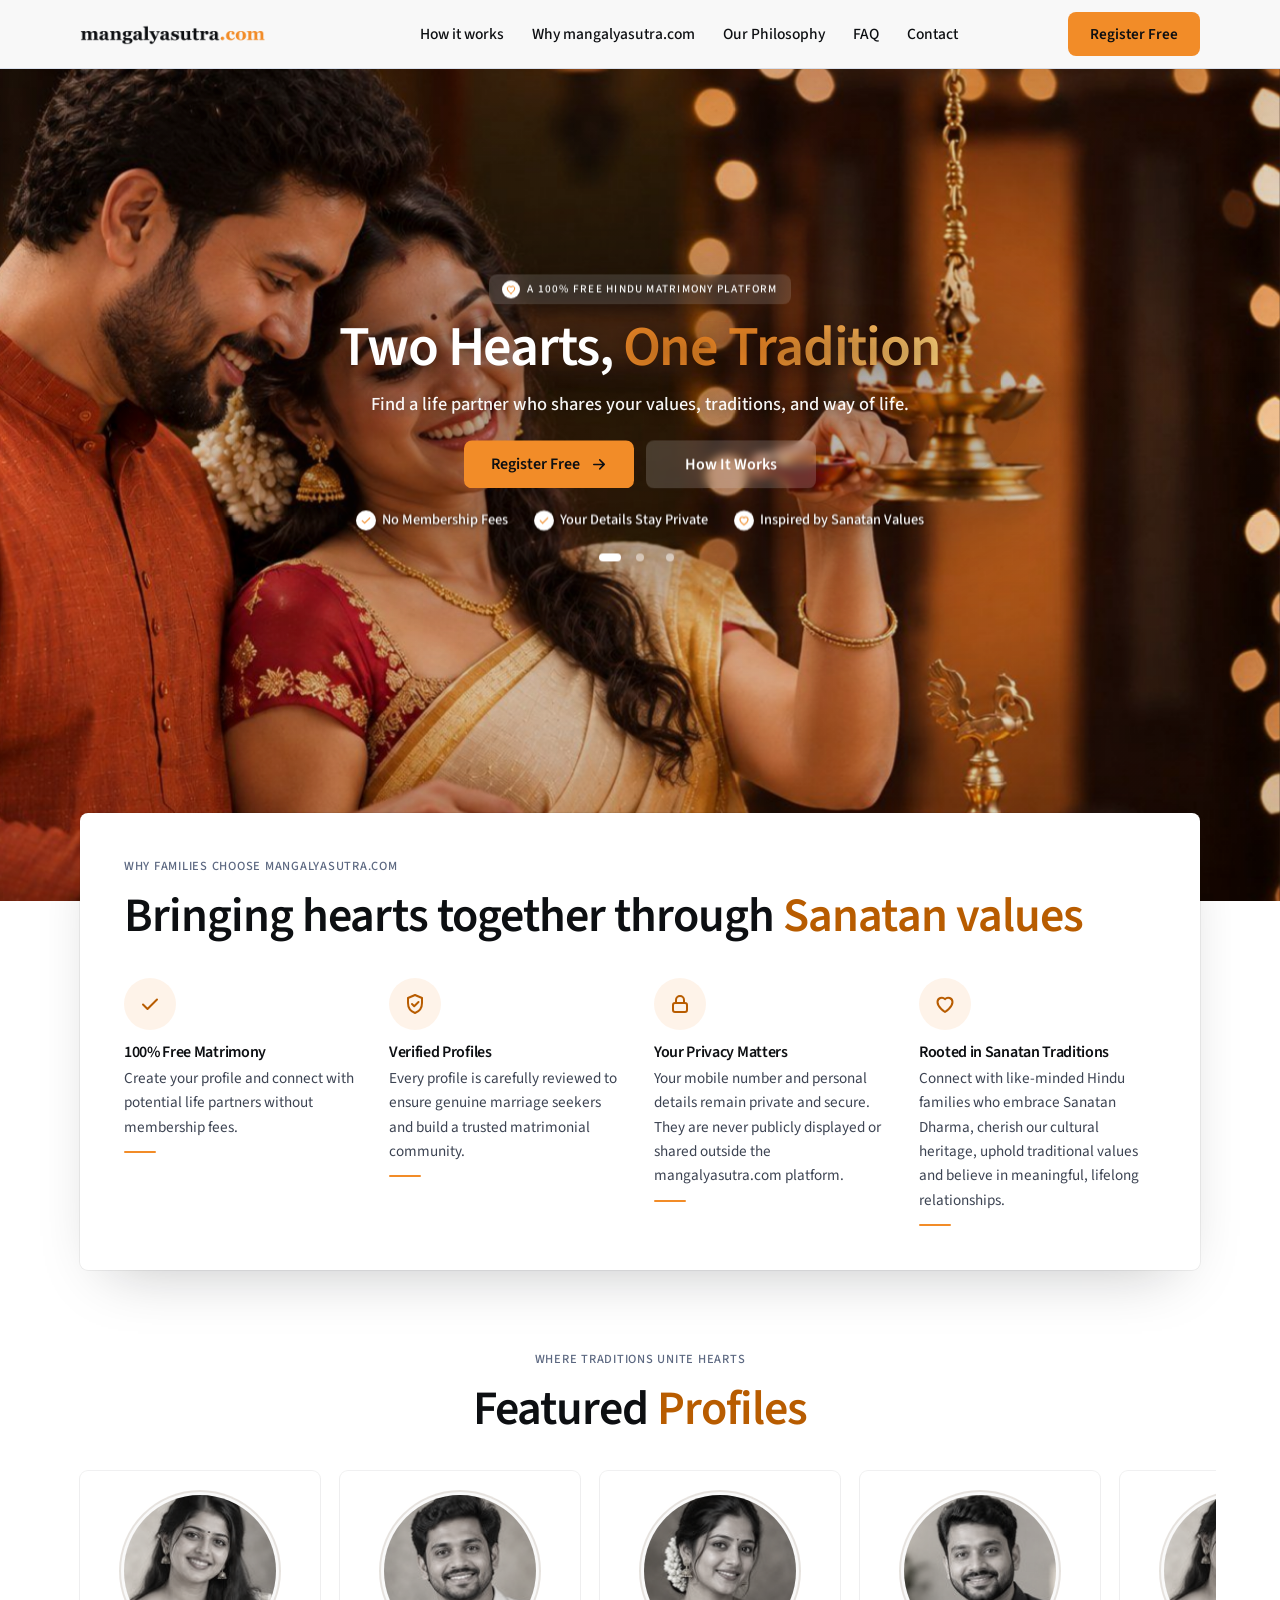
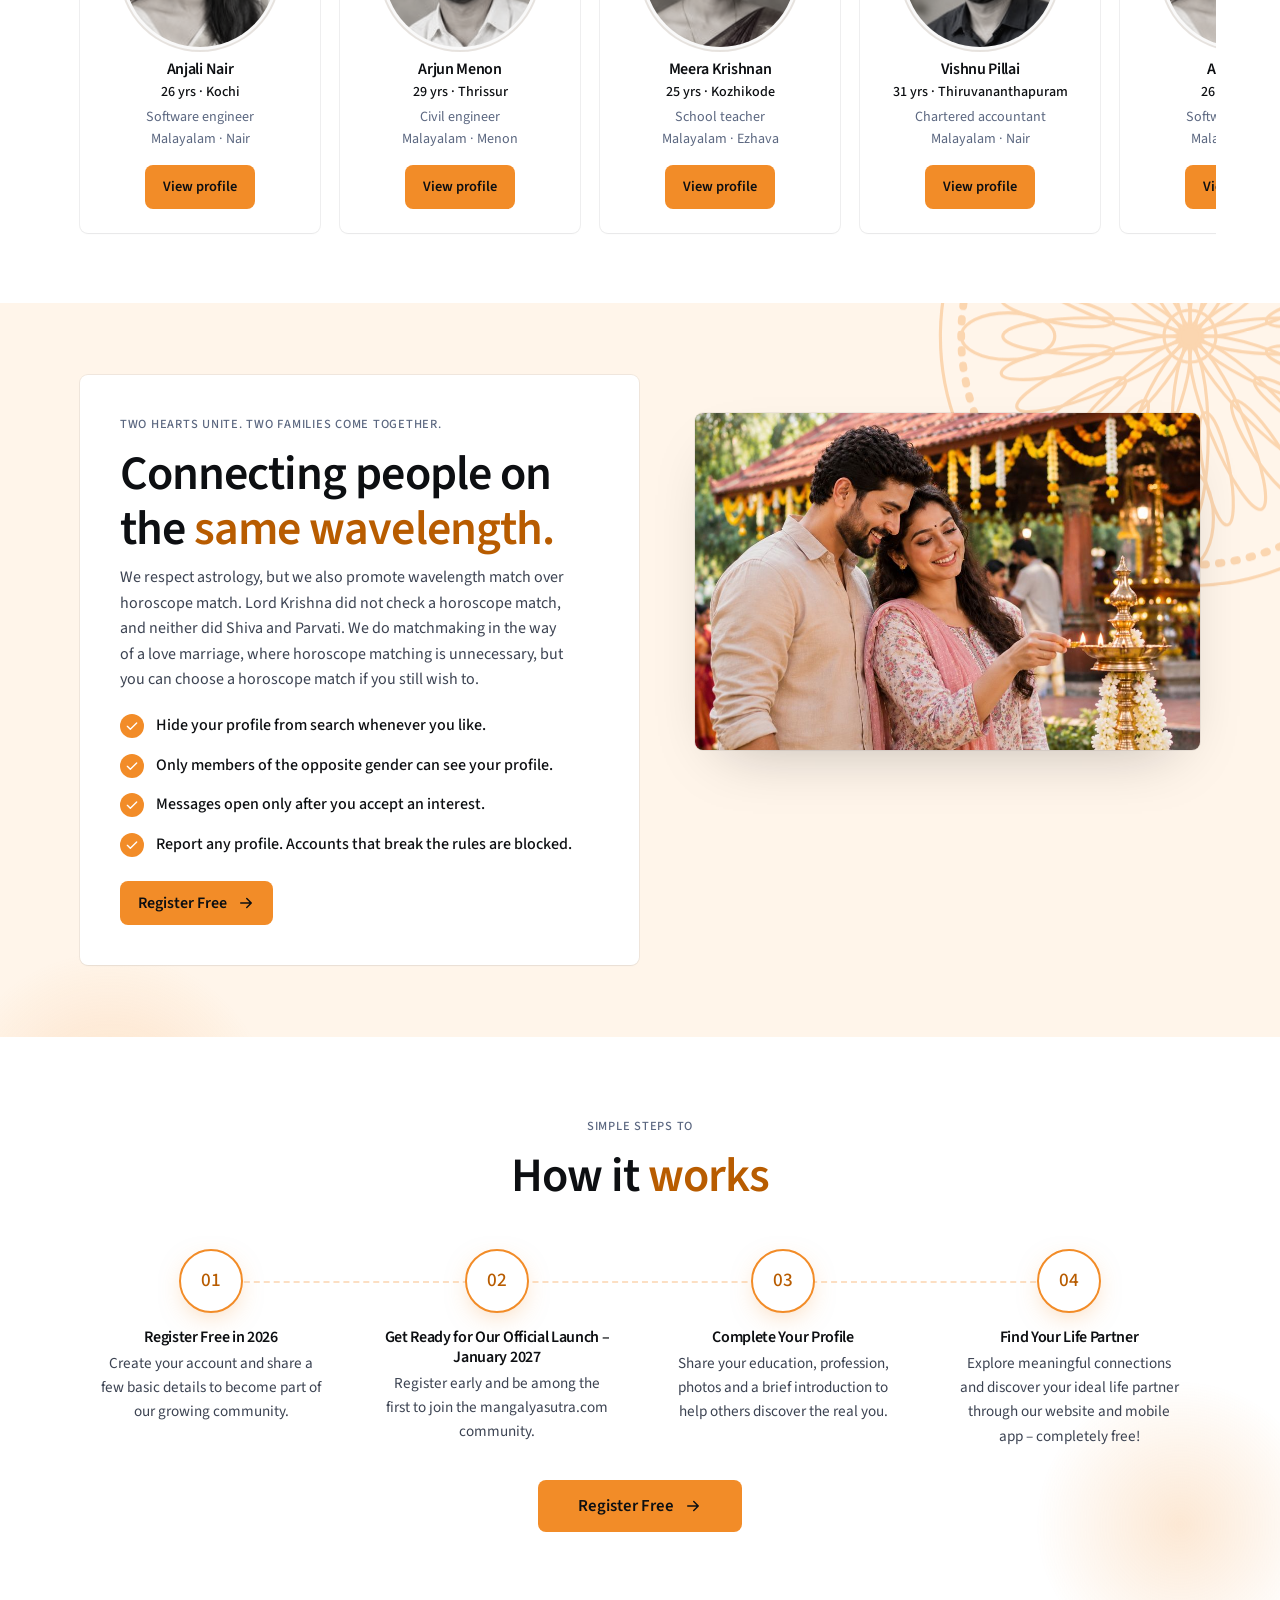
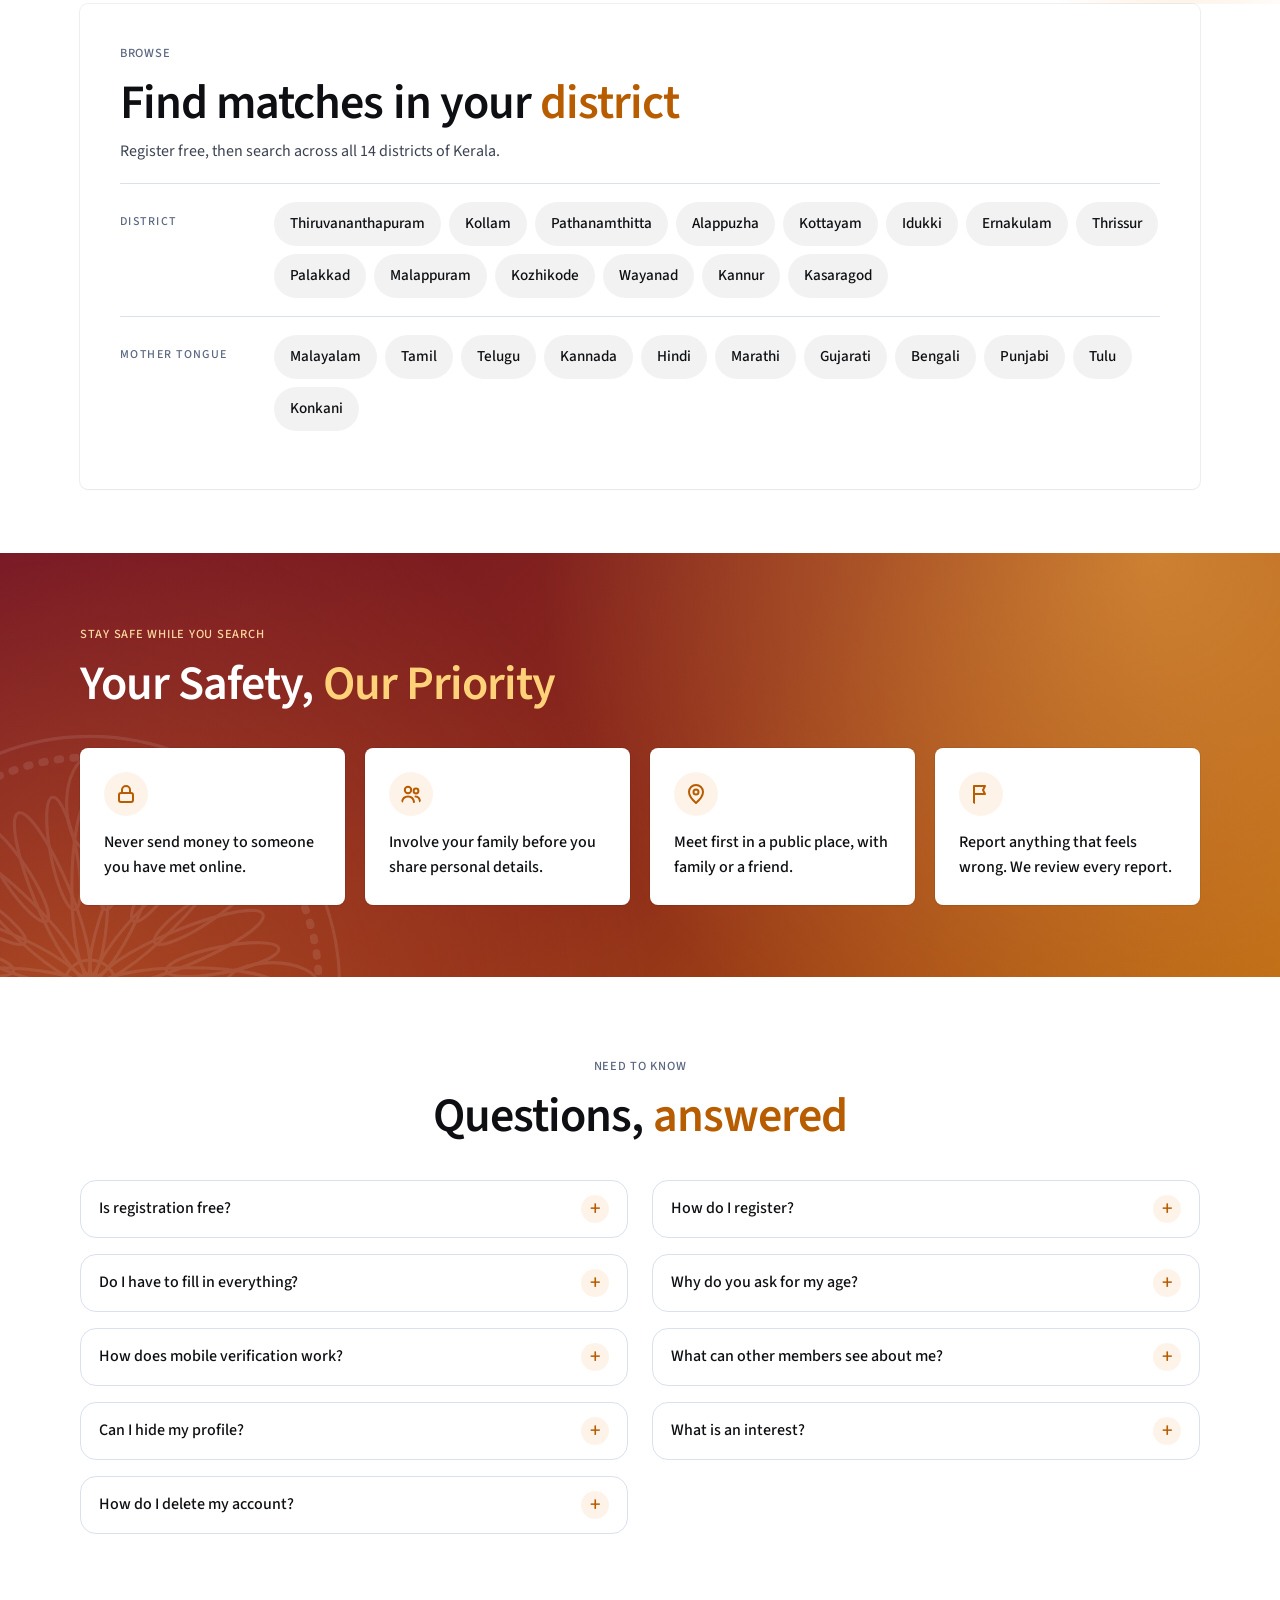
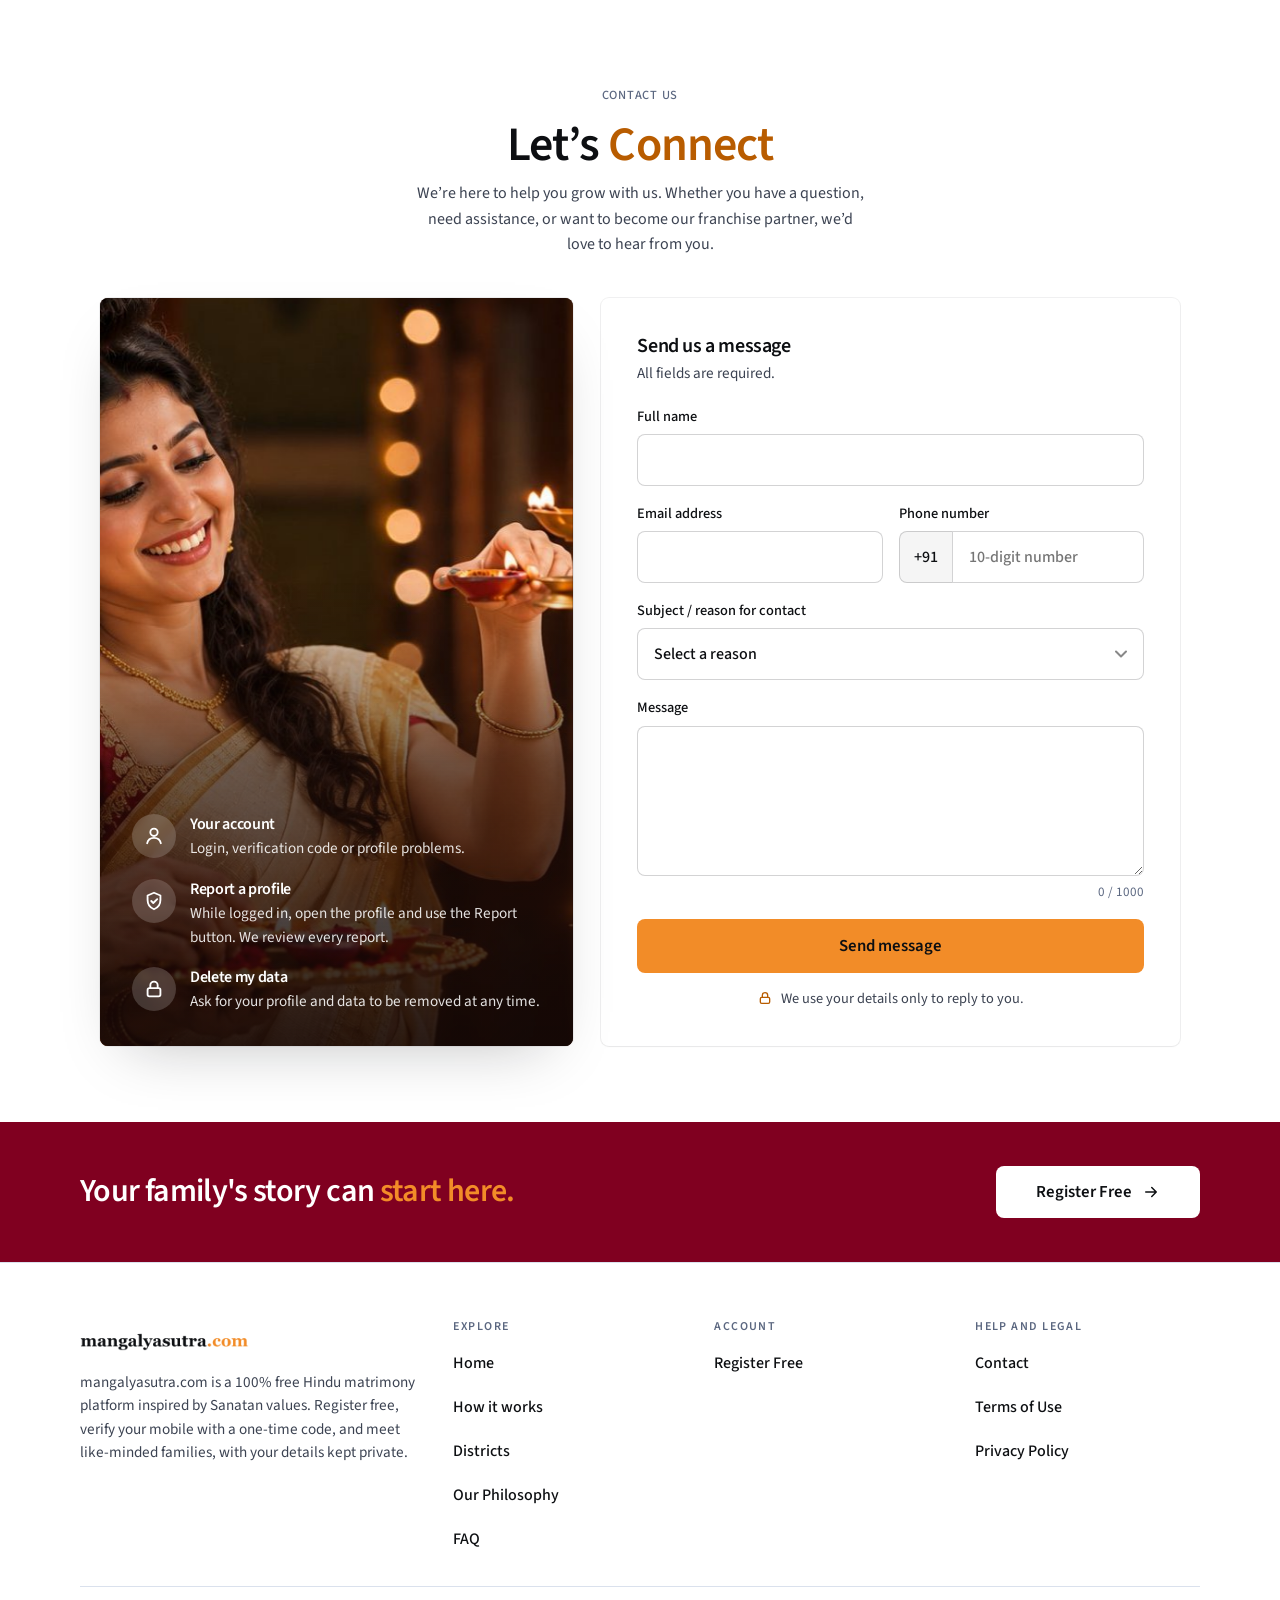
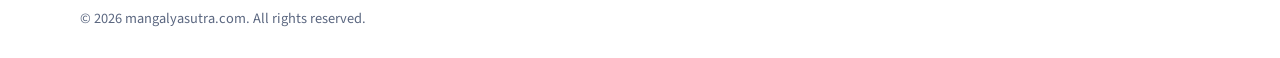
<file: index.html>
<!doctype html>
<html lang="en">
<head>
  <meta charset="utf-8">
  <meta name="viewport" content="width=device-width, initial-scale=1">
  <title>mangalyasutra.com | 100% Free Hindu Matrimony</title>
  <meta name="description" content="A 100% free Hindu matrimony platform inspired by Sanatan values. Register free on mangalyasutra.com.">
  <meta name="theme-color" content="#FFFFFF">
  <meta property="og:title" content="mangalyasutra.com | Hindu Matrimony">
  <meta property="og:description" content="Two Hearts, One Tradition. A 100% free Hindu matrimony platform.">
  <meta property="og:type" content="website">
  <link rel="icon" href="favicon.ico" sizes="any">
  <link rel="icon" href="images/icons/favicon-32.png" type="image/png" sizes="32x32">
  <link rel="icon" href="images/icons/favicon-192.png" type="image/png" sizes="192x192">
  <link rel="apple-touch-icon" href="images/icons/apple-touch-icon.png">
  <link rel="preconnect" href="https://fonts.googleapis.com">
  <link rel="preconnect" href="https://fonts.gstatic.com" crossorigin>
  <link rel="stylesheet" href="https://fonts.googleapis.com/css2?family=Source+Sans+3:wght@400;600;700&display=swap">
  <link rel="stylesheet" href="css/v2.css">
</head>
<body>
<svg width="0" height="0" style="position:absolute" aria-hidden="true" focusable="false">
  <symbol id="i-check" viewBox="0 0 24 24" fill="none" stroke="currentColor" stroke-width="2" stroke-linecap="round" stroke-linejoin="round"><path d="M5 12.5l4.5 4.5L19 7.5"/></symbol>
  <symbol id="i-shield" viewBox="0 0 24 24" fill="none" stroke="currentColor" stroke-width="2" stroke-linecap="round" stroke-linejoin="round"><path d="M12 3l7 3v5c0 5-3 8.5-7 10-4-1.5-7-5-7-10V6z"/><path d="M9 12l2.2 2.2L15.5 10"/></symbol>
  <symbol id="i-user" viewBox="0 0 24 24" fill="none" stroke="currentColor" stroke-width="2" stroke-linecap="round" stroke-linejoin="round"><circle cx="12" cy="8" r="4"/><path d="M4.5 20c.8-4 3.8-6 7.5-6s6.7 2 7.5 6"/></symbol>
  <symbol id="i-users" viewBox="0 0 24 24" fill="none" stroke="currentColor" stroke-width="2" stroke-linecap="round" stroke-linejoin="round"><circle cx="9" cy="8" r="3.2"/><path d="M3 20c.6-3.6 3-5.5 6-5.5s5.4 1.9 6 5.5"/><circle cx="17" cy="9" r="2.4"/><path d="M16.5 14.6c2.6.1 4.1 1.8 4.5 4.9"/></symbol>
  <symbol id="i-pin" viewBox="0 0 24 24" fill="none" stroke="currentColor" stroke-width="2" stroke-linecap="round" stroke-linejoin="round"><path d="M12 21s-7-6.2-7-11a7 7 0 0 1 14 0c0 4.8-7 11-7 11z"/><circle cx="12" cy="10" r="2.5"/></symbol>
  <symbol id="i-heart" viewBox="0 0 24 24" fill="none" stroke="currentColor" stroke-width="2" stroke-linecap="round" stroke-linejoin="round"><path d="M12 20s-7.5-4.6-7.5-10A4.3 4.3 0 0 1 12 7.2 4.3 4.3 0 0 1 19.5 10c0 5.4-7.5 10-7.5 10z"/></symbol>
  <symbol id="i-lock" viewBox="0 0 24 24" fill="none" stroke="currentColor" stroke-width="2" stroke-linecap="round" stroke-linejoin="round"><rect x="5" y="11" width="14" height="9" rx="2"/><path d="M8 11V8a4 4 0 0 1 8 0v3"/></symbol>
  <symbol id="i-eyeoff" viewBox="0 0 24 24" fill="none" stroke="currentColor" stroke-width="2" stroke-linecap="round" stroke-linejoin="round"><path d="M3 3l18 18"/><path d="M10.6 6.2A9.6 9.6 0 0 1 12 6c5 0 8.5 4.2 9.5 6a12 12 0 0 1-2.6 3.2M6.5 7.6A12.4 12.4 0 0 0 2.5 12c1 1.8 4.5 6 9.5 6 1.5 0 2.8-.4 4-1M9.9 10a3 3 0 0 0 4 4"/></symbol>
  <symbol id="i-chat" viewBox="0 0 24 24" fill="none" stroke="currentColor" stroke-width="2" stroke-linecap="round" stroke-linejoin="round"><path d="M4 5h16v11H9l-5 4z"/></symbol>
  <symbol id="i-flag" viewBox="0 0 24 24" fill="none" stroke="currentColor" stroke-width="2" stroke-linecap="round" stroke-linejoin="round"><path d="M5 21V4M5 4h11l-2 4 2 4H5"/></symbol>
  <symbol id="i-arrow" viewBox="0 0 24 24" fill="none" stroke="currentColor" stroke-width="2" stroke-linecap="round" stroke-linejoin="round"><path d="M5 12h14M13 6l6 6-6 6"/></symbol>
  <symbol id="i-close" viewBox="0 0 24 24" fill="none" stroke="currentColor" stroke-width="2" stroke-linecap="round" stroke-linejoin="round"><path d="M6 6l12 12M18 6L6 18"/></symbol>
  <symbol id="i-male" viewBox="0 0 64 64"><defs><clipPath id="cp-m"><circle cx="32" cy="32" r="31"/></clipPath></defs><g clip-path="url(#cp-m)"><circle cx="32" cy="32" r="31" fill="#F28C28"/><path d="M8 66c1-11 10-17 24-17s23 6 24 17z" fill="#FBB867"/><path d="M25 44h14v9c-2 2-12 2-14 0z" fill="#FBD0B0"/><path d="M25 46c3 4 11 4 14 0v4c-3 3-11 3-14 0z" fill="#C2650A"/><ellipse cx="32" cy="30" rx="10" ry="12.5" fill="#FBD0B0"/><path d="M21.5 28c-3-9 1-17 10.500-17s14 8 10.500 17c-1-5-3-8-5-9-3 2-9 2-12 0-2 1-3.500 4-4 9z" fill="#263248"/><path d="M22 31c0 10 5 14 10 14s10-4 10-14c-1 3-3 5-5 5-2-1.500-3.500-1.500-5-1.500S28 35 27 36c-2 0-4-2-5-5z" fill="#263248"/><path d="M29 38.500c2 1 4 1 6 0-1 2-5 2-6 0z" fill="#FBD0B0"/></g></symbol>
  <symbol id="i-female" viewBox="0 0 64 64"><defs><clipPath id="cp-f"><circle cx="32" cy="32" r="31"/></clipPath></defs><g clip-path="url(#cp-f)"><circle cx="32" cy="32" r="31" fill="#F28C28"/><path d="M20 24c0-11 5-17 12-17s12 6 12 17v27H20z" fill="#263248"/><path d="M9 66c2-10 10-16 23-16s21 6 23 16z" fill="#FBB867"/><path d="M24 58c1-5 4-8 8-8s7 3 8 8z" fill="#FBD0B0"/><path d="M26 42h12v8c-2 3-10 3-12 0z" fill="#FBD0B0"/><path d="M26 46c3 4 9 4 12 0v3c-3 3-9 3-12 0z" fill="#C2650A"/><ellipse cx="32" cy="29" rx="9.500" ry="12" fill="#FBD0B0"/><path d="M22 27c1-8 5-12 11-12 5 0 9 4 9 12-3-2-6-6-8-8-4 3-8 6-12 8z" fill="#263248"/><path d="M20 27c-1 8 0 12 2 14l-1-14zM44 27c1 8 0 12-2 14l1-14z" fill="#263248"/></g></symbol>
  <symbol id="i-person" viewBox="0 0 24 24"><circle cx="12" cy="12" r="11" fill="currentColor" opacity=".18"/><circle cx="12" cy="9.3" r="3.6" fill="currentColor"/><path d="M5.4 18.6c1.3-3 3.8-4.6 6.6-4.6s5.3 1.6 6.6 4.6a10 10 0 0 1-13.2 0z" fill="currentColor"/></symbol>
  <symbol id="mandala" viewBox="0 0 200 200" fill="none" stroke="currentColor" stroke-width="1.2"><ellipse cx="100" cy="62" rx="7" ry="34" transform="rotate(0.0 100 100)"/><ellipse cx="100" cy="62" rx="7" ry="34" transform="rotate(22.5 100 100)"/><ellipse cx="100" cy="62" rx="7" ry="34" transform="rotate(45.0 100 100)"/><ellipse cx="100" cy="62" rx="7" ry="34" transform="rotate(67.5 100 100)"/><ellipse cx="100" cy="62" rx="7" ry="34" transform="rotate(90.0 100 100)"/><ellipse cx="100" cy="62" rx="7" ry="34" transform="rotate(112.5 100 100)"/><ellipse cx="100" cy="62" rx="7" ry="34" transform="rotate(135.0 100 100)"/><ellipse cx="100" cy="62" rx="7" ry="34" transform="rotate(157.5 100 100)"/><ellipse cx="100" cy="62" rx="7" ry="34" transform="rotate(180.0 100 100)"/><ellipse cx="100" cy="62" rx="7" ry="34" transform="rotate(202.5 100 100)"/><ellipse cx="100" cy="62" rx="7" ry="34" transform="rotate(225.0 100 100)"/><ellipse cx="100" cy="62" rx="7" ry="34" transform="rotate(247.5 100 100)"/><ellipse cx="100" cy="62" rx="7" ry="34" transform="rotate(270.0 100 100)"/><ellipse cx="100" cy="62" rx="7" ry="34" transform="rotate(292.5 100 100)"/><ellipse cx="100" cy="62" rx="7" ry="34" transform="rotate(315.0 100 100)"/><ellipse cx="100" cy="62" rx="7" ry="34" transform="rotate(337.5 100 100)"/><ellipse cx="100" cy="48" rx="5" ry="22" transform="rotate(11.25 100 100)"/><ellipse cx="100" cy="48" rx="5" ry="22" transform="rotate(33.75 100 100)"/><ellipse cx="100" cy="48" rx="5" ry="22" transform="rotate(56.25 100 100)"/><ellipse cx="100" cy="48" rx="5" ry="22" transform="rotate(78.75 100 100)"/><ellipse cx="100" cy="48" rx="5" ry="22" transform="rotate(101.25 100 100)"/><ellipse cx="100" cy="48" rx="5" ry="22" transform="rotate(123.75 100 100)"/><ellipse cx="100" cy="48" rx="5" ry="22" transform="rotate(146.25 100 100)"/><ellipse cx="100" cy="48" rx="5" ry="22" transform="rotate(168.75 100 100)"/><ellipse cx="100" cy="48" rx="5" ry="22" transform="rotate(191.25 100 100)"/><ellipse cx="100" cy="48" rx="5" ry="22" transform="rotate(213.75 100 100)"/><ellipse cx="100" cy="48" rx="5" ry="22" transform="rotate(236.25 100 100)"/><ellipse cx="100" cy="48" rx="5" ry="22" transform="rotate(258.75 100 100)"/><ellipse cx="100" cy="48" rx="5" ry="22" transform="rotate(281.25 100 100)"/><ellipse cx="100" cy="48" rx="5" ry="22" transform="rotate(303.75 100 100)"/><ellipse cx="100" cy="48" rx="5" ry="22" transform="rotate(326.25 100 100)"/><ellipse cx="100" cy="48" rx="5" ry="22" transform="rotate(348.75 100 100)"/><ellipse cx="100" cy="30" rx="9" ry="18" transform="rotate(0.0 100 100)"/><ellipse cx="100" cy="30" rx="9" ry="18" transform="rotate(45.0 100 100)"/><ellipse cx="100" cy="30" rx="9" ry="18" transform="rotate(90.0 100 100)"/><ellipse cx="100" cy="30" rx="9" ry="18" transform="rotate(135.0 100 100)"/><ellipse cx="100" cy="30" rx="9" ry="18" transform="rotate(180.0 100 100)"/><ellipse cx="100" cy="30" rx="9" ry="18" transform="rotate(225.0 100 100)"/><ellipse cx="100" cy="30" rx="9" ry="18" transform="rotate(270.0 100 100)"/><ellipse cx="100" cy="30" rx="9" ry="18" transform="rotate(315.0 100 100)"/><circle cx="100" cy="100" r="96"/><circle cx="100" cy="100" r="88" stroke-dasharray="1 5" stroke-linecap="round" stroke-width="3"/><circle cx="100" cy="100" r="10"/><circle cx="100" cy="100" r="4" fill="currentColor"/></symbol>
</svg>
<header class="hdr">
  <div class="wrap hdr-in">
    <a class="logo" href="/" aria-label="mangalyasutra.com home"><img src="images/brand/logo-header.png" alt="mangalyasutra.com" width="292" height="28"></a>
    <nav class="nav" id="site-nav" aria-label="Main">
      
      <a href="#how">How it works</a>
      <a href="#why">Why mangalyasutra.com</a>
      <a href="/philosophy">Our Philosophy</a>
      <a href="#faq">FAQ</a>
      <a href="#contact">Contact</a>
    </nav>
    <div class="hdr-act">
      <a class="btn btn-sm" id="header-register" href="#register" data-open-register>Register Free</a>
      <button type="button" class="nav-toggle" id="nav-toggle" aria-expanded="false" aria-controls="site-nav" aria-label="Menu"><span></span></button>
    </div>
  </div>
</header>

<main id="main">

  <section class="hero" aria-labelledby="hero-h" aria-roledescription="carousel" aria-label="Featured photos">
    <div class="hero-slides" data-parallax="0.14" data-oversized aria-hidden="true">
      <img class="hero-bg s1 is-on" src="images/hero/hero-1.jpg" width="1536" height="1024" alt="" fetchpriority="high">
      <img class="hero-bg s2" src="images/hero/hero-3.jpg" width="1389" height="868" alt="" loading="lazy" decoding="async">
      <img class="hero-bg s3" src="images/hero/hero-2.jpg" width="1305" height="868" alt="" loading="lazy" decoding="async">
    </div>
    <div class="wrap hero-copy" data-parallax="-0.04">
      <p class="eyebrow"><svg aria-hidden="true"><use href="#i-heart"/></svg> A 100% Free Hindu Matrimony Platform</p>
      <h1 id="hero-h">Two Hearts, <em>One Tradition</em></h1>
      <p class="hero-sub">Find a life partner who shares your values, traditions, and way of life.</p>
      <div class="hero-cta">
        <a class="btn btn-hero" href="#register" data-open-register>Register Free <svg aria-hidden="true"><use href="#i-arrow"/></svg></a>
        <a class="btn btn-ghost" href="#how">How It Works</a>
      </div>
      <ul class="hero-note">
        <li><svg aria-hidden="true"><use href="#i-check"/></svg> No Membership Fees</li>
        <li><svg aria-hidden="true"><use href="#i-check"/></svg> Your Details Stay Private</li>
        <li><svg aria-hidden="true"><use href="#i-heart"/></svg> Inspired by Sanatan Values</li>
      </ul>
      <div class="hero-dots" role="group" aria-label="Photo controls" hidden></div>
    </div>
  </section>

  <section class="why" id="why" aria-labelledby="why-h">
    <div class="wrap">
      <div class="why-card">
        <p class="kicker">Why families choose mangalyasutra.com</p>
        <h2 id="why-h" class="title">Bringing hearts together through <em>Sanatan values</em></h2>
        <ul class="why-grid">
          <li class="feat"><span class="ico"><svg aria-hidden="true"><use href="#i-check"/></svg></span><h3>100% Free Matrimony</h3><p>Create your profile and connect with potential life partners without membership fees.</p></li>
          <li class="feat"><span class="ico"><svg aria-hidden="true"><use href="#i-shield"/></svg></span><h3>Verified Profiles</h3><p>Every profile is carefully reviewed to ensure genuine marriage seekers and build a trusted matrimonial community.</p></li>
          <li class="feat"><span class="ico"><svg aria-hidden="true"><use href="#i-lock"/></svg></span><h3>Your Privacy Matters</h3><p>Your mobile number and personal details remain private and secure. They are never publicly displayed or shared outside the mangalyasutra.com platform.</p></li>
          <li class="feat"><span class="ico"><svg aria-hidden="true"><use href="#i-heart"/></svg></span><h3>Rooted in Sanatan Traditions</h3><p>Connect with like-minded Hindu families who embrace Sanatan Dharma, cherish our cultural heritage, uphold traditional values and believe in meaningful, lifelong relationships.</p></li>
        </ul>
      </div>
    </div>
  </section>

  <section class="profiles" id="profiles" aria-labelledby="profiles-h">
    <div class="wrap">
      <div class="head-c">
        <p class="kicker">Where Traditions Unite Hearts</p>
        <h2 id="profiles-h" class="title">Featured <em>Profiles</em></h2>
      </div>
      <div class="pscroll" tabindex="0" role="region" aria-label="Highlighted profiles"><ul class="pgrid">
        <li class="pcard"><img src="images/profiles/profile-1.jpg" width="149" height="199" alt="Portrait of Anjali Nair" loading="lazy" decoding="async"><h3>Anjali Nair</h3><p class="pmeta">26 yrs · Kochi</p><p>Software engineer<br>Malayalam · Nair</p><a class="btn btn-sm" href="#register" data-open-register>View profile</a></li>
        <li class="pcard"><img src="images/profiles/profile-2.jpg" width="149" height="199" alt="Portrait of Arjun Menon" loading="lazy" decoding="async"><h3>Arjun Menon</h3><p class="pmeta">29 yrs · Thrissur</p><p>Civil engineer<br>Malayalam · Menon</p><a class="btn btn-sm" href="#register" data-open-register>View profile</a></li>
        <li class="pcard"><img src="images/profiles/profile-3.jpg" width="149" height="199" alt="Portrait of Meera Krishnan" loading="lazy" decoding="async"><h3>Meera Krishnan</h3><p class="pmeta">25 yrs · Kozhikode</p><p>School teacher<br>Malayalam · Ezhava</p><a class="btn btn-sm" href="#register" data-open-register>View profile</a></li>
        <li class="pcard"><img src="images/profiles/profile-4.jpg" width="149" height="199" alt="Portrait of Vishnu Pillai" loading="lazy" decoding="async"><h3>Vishnu Pillai</h3><p class="pmeta">31 yrs · Thiruvananthapuram</p><p>Chartered accountant<br>Malayalam · Nair</p><a class="btn btn-sm" href="#register" data-open-register>View profile</a></li>
      </ul></div>
    </div>
  </section>

  <section class="family" id="family" aria-labelledby="family-h">
    <svg class="deco deco-mandala" data-parallax="-0.06" aria-hidden="true"><use href="#mandala"/></svg>
    <span class="deco deco-dot d1" data-parallax="0.1" aria-hidden="true"></span>
    <div class="wrap family-grid">
      <div class="family-card">
        <p class="kicker">Two hearts unite. Two families come together.</p>
        <h2 id="family-h" class="title">Connecting people on the <em>same wavelength.</em></h2>
        <p class="lede">We respect astrology, but we also promote wavelength match over horoscope match. Lord Krishna did not check a horoscope match, and neither did Shiva and Parvati. We do matchmaking in the way of a love marriage, where horoscope matching is unnecessary, but you can choose a horoscope match if you still wish to.</p>
        <ul class="checks">
          <li><svg aria-hidden="true"><use href="#i-check"/></svg>Hide your profile from search whenever you like.</li>
          <li><svg aria-hidden="true"><use href="#i-check"/></svg>Only members of the opposite gender can see your profile.</li>
          <li><svg aria-hidden="true"><use href="#i-check"/></svg>Messages open only after you accept an interest.</li>
          <li><svg aria-hidden="true"><use href="#i-check"/></svg>Report any profile. Accounts that break the rules are blocked.</li>
        </ul>
        <a class="btn" id="family-cta" href="#register" data-open-register>Register Free <svg aria-hidden="true"><use href="#i-arrow"/></svg></a>
      </div>
      <figure class="family-art" data-parallax="-0.05"><img src="images/sections/family-art.jpg" width="1000" height="667" alt="A smiling couple lighting a brass lamp at a Kerala temple festival" decoding="async"></figure>
    </div>
  </section>

  <section class="steps" id="how" aria-labelledby="steps-h">
    <span class="deco deco-dot d2" data-parallax="0.08" aria-hidden="true"></span>
    <div class="wrap">
      <div class="head-c">
        <p class="kicker">Simple steps to</p>
        <h2 id="steps-h" class="title">How it <em>works</em></h2>
      </div>
      <ol class="steps-grid">
        <li class="step"><span class="num">01</span><h3>Register Free in 2026</h3><p>Create your account and share a few basic details to become part of our growing community.</p></li>
        <li class="step"><span class="num">02</span><h3>Get Ready for Our Official Launch &ndash; January 2027</h3><p>Register early and be among the first to join the mangalyasutra.com community.</p></li>
        <li class="step"><span class="num">03</span><h3>Complete Your Profile</h3><p>Share your education, profession, photos and a brief introduction to help others discover the real you.</p></li>
        <li class="step"><span class="num">04</span><h3>Find Your Life Partner</h3><p>Explore meaningful connections and discover your ideal life partner through our website and mobile app &ndash; completely free!</p></li>
      </ol>
      <div class="steps-cta"><a class="btn btn-lg" href="#register" data-open-register>Register Free <svg aria-hidden="true"><use href="#i-arrow"/></svg></a></div>
    </div>
  </section>

  <section class="browse" id="districts" aria-labelledby="districts-h">
    <div class="wrap">
      <div class="browse-card">
        <div class="head-row">
          <p class="kicker">Browse</p>
          <h2 id="districts-h" class="title">Find matches in your <em>district</em></h2>
          <p class="lede">Register free, then search across all 14 districts of Kerala.</p>
        </div>
        <div class="browse-row"><h3>District</h3><div class="chips"><a href="#register" data-open-register>Thiruvananthapuram</a><a href="#register" data-open-register>Kollam</a><a href="#register" data-open-register>Pathanamthitta</a><a href="#register" data-open-register>Alappuzha</a><a href="#register" data-open-register>Kottayam</a><a href="#register" data-open-register>Idukki</a><a href="#register" data-open-register>Ernakulam</a><a href="#register" data-open-register>Thrissur</a><a href="#register" data-open-register>Palakkad</a><a href="#register" data-open-register>Malappuram</a><a href="#register" data-open-register>Kozhikode</a><a href="#register" data-open-register>Wayanad</a><a href="#register" data-open-register>Kannur</a><a href="#register" data-open-register>Kasaragod</a></div></div>
        <div class="browse-row"><h3>Mother tongue</h3><div class="chips"><a href="#register" data-open-register>Malayalam</a><a href="#register" data-open-register>Tamil</a><a href="#register" data-open-register>Telugu</a><a href="#register" data-open-register>Kannada</a><a href="#register" data-open-register>Hindi</a><a href="#register" data-open-register>Marathi</a><a href="#register" data-open-register>Gujarati</a><a href="#register" data-open-register>Bengali</a><a href="#register" data-open-register>Punjabi</a><a href="#register" data-open-register>Tulu</a><a href="#register" data-open-register>Konkani</a></div></div>
      </div>
    </div>
  </section>

  <section class="safety" aria-labelledby="safety-h">
    <svg class="deco deco-mandala light" data-parallax="0.07" aria-hidden="true"><use href="#mandala"/></svg>
    <div class="wrap">
      <p class="kicker">Stay safe while you search</p>
      <h2 id="safety-h" class="title">Your Safety, <em>Our Priority</em></h2>
      <ul class="tiles">
        <li class="tile"><svg aria-hidden="true"><use href="#i-lock"/></svg>Never send money to someone you have met online.</li>
        <li class="tile"><svg aria-hidden="true"><use href="#i-users"/></svg>Involve your family before you share personal details.</li>
        <li class="tile"><svg aria-hidden="true"><use href="#i-pin"/></svg>Meet first in a public place, with family or a friend.</li>
        <li class="tile"><svg aria-hidden="true"><use href="#i-flag"/></svg>Report anything that feels wrong. We review every report.</li>
      </ul>
    </div>
  </section>

  <section class="faq" id="faq" aria-labelledby="faq-h">
    <div class="wrap">
      <div class="head-c">
        <p class="kicker">Need to know</p>
        <h2 id="faq-h" class="title">Questions, <em>answered</em></h2>
      </div>
      <div class="faq-list">
        <details><summary>Is registration free?</summary><p>Yes. mangalyasutra.com is 100% free, with no membership fees.</p></details>
        <details><summary>How do I register?</summary><p>Fill in the short form on this page, enter the code we send to your mobile, then complete your profile.</p></details>
        <details><summary>Do I have to fill in everything?</summary><p>No. There are only six quick fields. You can add more to your profile after you register.</p></details>
        <details><summary>Why do you ask for my age?</summary><p>To make sure every member is of legal marriageable age under Indian law (21 for men, 18 for women).</p></details>
        <details><summary>How does mobile verification work?</summary><p>We send a one-time code to your mobile number. You log in with a code each time, so there is no password to remember.</p></details>
        <details><summary>What can other members see about me?</summary><p>Only logged-in members of the opposite gender can see your profile. Your name is shortened in search results, and your mobile number is never shown.</p></details>
        <details><summary>Can I hide my profile?</summary><p>Yes. Switch off "Show my profile in search" in My profile at any time.</p></details>
        <details><summary>What is an interest?</summary><p>It is your way of saying hello. When the other person accepts, you can message each other.</p></details>
        <details><summary>How do I delete my account?</summary><p>Contact us from the Contact page and we will remove your account and data.</p></details>
      </div>
    </div>
  </section>

  <section class="contact" id="contact" aria-labelledby="contact-h">
    <span class="deco deco-dot d3" data-parallax="0.09" aria-hidden="true"></span>
    <div class="wrap">
      <div class="head-c">
        <p class="kicker">Contact us</p>
        <h2 id="contact-h" class="title">Let&rsquo;s <em>Connect</em></h2>
        <p class="lede">We&rsquo;re here to help you grow with us. Whether you have a question, need assistance, or want to become our franchise partner, we&rsquo;d love to hear from you.</p>
      </div>
      <div class="contact-grid">
        <aside class="contact-visual" aria-label="Ways we can help">
          <img class="cv-img" src="images/sections/contact-photo.jpg" data-parallax="0.1" width="644" height="970" alt="" loading="lazy">
          <div class="cv-copy">
            <ul class="cv-list">
              <li><svg aria-hidden="true"><use href="#i-user"/></svg><div><h3>Your account</h3><p>Login, verification code or profile problems.</p></div></li>
              <li><svg aria-hidden="true"><use href="#i-shield"/></svg><div><h3>Report a profile</h3><p>While logged in, open the profile and use the Report button. We review every report.</p></div></li>
              <li><svg aria-hidden="true"><use href="#i-lock"/></svg><div><h3>Delete my data</h3><p>Ask for your profile and data to be removed at any time.</p></div></li>
            </ul>
            <p class="cv-lines" id="contact-lines" hidden></p>
          </div>
        </aside>
        <div class="contact-card">
          <form id="contact-form" novalidate>
            <h3 class="cf-title">Send us a message</h3>
            <p class="cf-sub">All fields are required.</p>
            <div class="trap" aria-hidden="true"><label for="cf-company">Company</label><input id="cf-company" name="company" type="text" tabindex="-1" autocomplete="off"></div>
            <div class="field" data-field="name">
              <label for="cf-name">Full name</label>
              <input id="cf-name" name="name" type="text" autocomplete="name" maxlength="60" aria-describedby="cf-name-err" required>
              <p class="err" id="cf-name-err" aria-live="polite"></p>
            </div>
            <div class="row2">
              <div class="field" data-field="email">
                <label for="cf-email">Email address</label>
                <input id="cf-email" name="email" type="email" autocomplete="email" maxlength="120" aria-describedby="cf-email-err" required>
                <p class="err" id="cf-email-err" aria-live="polite"></p>
              </div>
              <div class="field" data-field="phone">
                <label for="cf-phone">Phone number</label>
                <div class="phone"><span class="cc" aria-hidden="true">+91</span><input id="cf-phone" name="phone" type="tel" inputmode="numeric" autocomplete="tel-national" maxlength="10" placeholder="10-digit number" aria-describedby="cf-phone-err" required></div>
                <p class="err" id="cf-phone-err" aria-live="polite"></p>
              </div>
            </div>
            <div class="field" data-field="subject">
              <label for="cf-subject">Subject / reason for contact</label>
              <select id="cf-subject" name="subject" aria-describedby="cf-subject-err" required>
                <option value="">Select a reason</option>
                <option>General Enquiry</option><option>Franchise Partnership Opportunity</option><option>Report an Issue</option>
              </select>
              <p class="err" id="cf-subject-err" aria-live="polite"></p>
            </div>
            <div class="field" data-field="message">
              <label for="cf-message">Message</label>
              <textarea id="cf-message" name="message" rows="5" maxlength="1000" aria-describedby="cf-message-err cf-count" required></textarea>
              <div class="cf-meta"><p class="err" id="cf-message-err" aria-live="polite"></p><span class="cf-count" id="cf-count">0 / 1000</span></div>
            </div>
            <p class="err form-err" id="cf-form-err" role="alert"></p>
            <button type="submit" class="btn-primary" id="cf-submit">Send message</button>
            <p class="privacy-note"><svg aria-hidden="true"><use href="#i-lock"/></svg> We use your details only to reply to you.</p>
          </form>
          <div class="success" id="cf-success" role="status" tabindex="-1" hidden>
            <svg class="ok" aria-hidden="true"><use href="#i-check"/></svg>
            <h3>Thank you, <span id="cf-success-name"></span>.</h3>
            <p>Your message has been received. We will reply to you as soon as we can.</p>
            <button type="button" class="btn btn-line" id="cf-again" style="margin-top:18px">Send another message</button>
          </div>
        </div>
      </div>
    </div>
  </section>

  <section class="s-cta" aria-labelledby="cta-h">
    <div class="wrap">
      <h2 id="cta-h">Your family's story can <em>start here.</em></h2>
      <a class="btn btn-white btn-lg" id="cta-link" href="#register" data-open-register>Register Free <svg aria-hidden="true"><use href="#i-arrow"/></svg></a>
    </div>
  </section>
</main>

<dialog class="dlg" id="reg-dialog" aria-labelledby="rg-title">
  <button class="dlg-x" type="button" id="rg-close" aria-label="Close"><svg aria-hidden="true"><use href="#i-close"/></svg></button>
  <form id="rg-form" novalidate>
    <h2 id="rg-title">Register Free</h2>
    <p class="dlg-sub">100% free. Takes about a minute.</p>
    <div class="trap" aria-hidden="true"><label for="rg-company">Company</label><input id="rg-company" name="company" type="text" tabindex="-1" autocomplete="off"></div>
    <div class="pf" data-field="name">
      <label class="sr-only" for="rg-name">Full name</label>
      <input id="rg-name" name="name" type="text" placeholder="Full Name" autocomplete="name" maxlength="60" aria-describedby="rg-name-err" required>
      <p class="err" id="rg-name-err" aria-live="polite"></p>
    </div>
    <div class="pf" data-field="mobile">
      <label class="sr-only" for="rg-mobile">Mobile number</label>
      <div class="pbox">
        <span class="pcc" aria-hidden="true"><svg class="flag" viewBox="0 0 24 16"><rect width="24" height="5.4" fill="#FF9933"/><rect y="5.3" width="24" height="5.4" fill="#fff"/><rect y="10.6" width="24" height="5.4" fill="#138808"/><circle cx="12" cy="8" r="1.9" fill="none" stroke="#000080" stroke-width=".8"/></svg>+91</span>
        <input id="rg-mobile" name="mobile" type="tel" inputmode="numeric" autocomplete="tel-national" maxlength="10" placeholder="Mobile Number" aria-describedby="rg-mobile-err" required>
      </div>
      <p class="err" id="rg-mobile-err" aria-live="polite"></p>
    </div>
    <fieldset class="pf" data-field="gender" aria-describedby="rg-gender-err">
      <legend class="sr-only">Gender</legend>
      <div class="gtoggle">
        <label><input type="radio" name="gender" value="Male" id="rg-male" required><span><svg aria-hidden="true"><use href="#i-male"/></svg>Male</span></label>
        <label><input type="radio" name="gender" value="Female" id="rg-female"><span><svg aria-hidden="true"><use href="#i-female"/></svg>Female</span></label>
      </div>
      <p class="err" id="rg-gender-err" aria-live="polite"></p>
    </fieldset>
    <div class="pf" data-field="age">
      <label class="sr-only" for="rg-age">Age</label>
      <select id="rg-age" name="age" aria-describedby="rg-age-err" required><option value="">Age</option><option>18</option><option>19</option><option>20</option><option>21</option><option>22</option><option>23</option><option>24</option><option>25</option><option>26</option><option>27</option><option>28</option><option>29</option><option>30</option><option>31</option><option>32</option><option>33</option><option>34</option><option>35</option><option>36</option><option>37</option><option>38</option><option>39</option><option>40</option><option>41</option><option>42</option><option>43</option><option>44</option><option>45</option><option>46</option><option>47</option><option>48</option><option>49</option><option>50</option><option>51</option><option>52</option><option>53</option><option>54</option><option>55</option><option>56</option><option>57</option><option>58</option><option>59</option><option>60</option></select>
      <p class="err" id="rg-age-err" aria-live="polite"></p>
    </div>
    <div class="pf" data-field="tongue">
      <label class="sr-only" for="rg-tongue">Mother tongue</label>
      <select id="rg-tongue" name="tongue" aria-describedby="rg-tongue-err" required><option value="">Mother Tongue</option><option>Malayalam</option><option>Tamil</option><option>Telugu</option><option>Kannada</option><option>Hindi</option><option>Marathi</option><option>Gujarati</option><option>Bengali</option><option>Punjabi</option><option>Tulu</option><option>Konkani</option><option>Other</option></select>
      <p class="err" id="rg-tongue-err" aria-live="polite"></p>
    </div>
    <div class="pf" data-field="district">
      <label class="sr-only" for="rg-district">District</label>
      <select id="rg-district" name="district" aria-describedby="rg-district-err" required><option value="">District</option><option>Thiruvananthapuram</option><option>Kollam</option><option>Pathanamthitta</option><option>Alappuzha</option><option>Kottayam</option><option>Idukki</option><option>Ernakulam</option><option>Thrissur</option><option>Palakkad</option><option>Malappuram</option><option>Kozhikode</option><option>Wayanad</option><option>Kannur</option><option>Kasaragod</option></select>
      <p class="err" id="rg-district-err" aria-live="polite"></p>
    </div>
    <div class="pf" data-field="coupon">
      <label class="sr-only" for="rg-coupon">Coupon code (optional)</label>
      <input id="rg-coupon" name="coupon" type="text" placeholder="Coupon Code (optional)" autocomplete="off" autocapitalize="characters" spellcheck="false" maxlength="30">
    </div>
    <p class="err form-err" id="rg-form-err" role="alert"></p>
    <button type="submit" class="btn-primary" id="rg-submit">Register Free</button>
    <p class="dlg-note">By registering you agree to our <a href="/terms" data-link="terms">Terms of Use</a> and <a href="/privacy" data-link="privacy">Privacy Policy</a>.</p>
  </form>

  <form id="rg-otp" novalidate hidden>
    <h2 id="rg-otp-title">Verify your mobile</h2>
    <p class="dlg-sub">Enter the 6-digit code sent to <strong id="rg-otp-mobile"></strong>. <button type="button" class="linklike" id="rg-change">Change number</button></p>
    <div class="pf" data-field="code">
      <label class="sr-only" for="rg-code">Verification code</label>
      <input id="rg-code" name="code" type="text" inputmode="numeric" autocomplete="one-time-code" maxlength="6" placeholder="6-digit code" class="code-input" aria-describedby="rg-code-err" required>
      <p class="err" id="rg-code-err" aria-live="polite"></p>
    </div>
    <p class="devnote" id="rg-dev" hidden></p>
    <p class="err form-err" id="rg-otp-err" role="alert"></p>
    <button type="submit" class="btn-primary" id="rg-otp-submit">Verify and continue</button>
    <p class="dlg-note"><button type="button" class="linklike" id="rg-resend">Send the code again</button></p>
  </form>

  <div class="success" id="rg-ok" role="status" tabindex="-1" hidden>
    <svg class="ok" aria-hidden="true"><use href="#i-check"/></svg>
    <h2>Welcome, <span id="rg-ok-name"></span>.</h2>
    <p>Your number is verified. Taking you to your account.</p>
  </div>
</dialog>

<footer class="ftr">
  <div class="wrap">
    <div class="ftr-grid">
      <div>
        <a class="logo" href="/" aria-label="mangalyasutra.com home"><img src="images/brand/logo-header.png" alt="mangalyasutra.com" width="292" height="28"></a>
        <p class="ftr-about">mangalyasutra.com is a 100% free Hindu matrimony platform inspired by Sanatan values. Register free, verify your mobile with a one-time code, and meet like-minded families, with your details kept private.</p>
      </div>
      <nav aria-label="Explore"><h4>Explore</h4><ul>
        <li><a href="/">Home</a></li><li><a href="/#how">How it works</a></li><li><a href="/#districts">Districts</a></li><li><a href="/philosophy">Our Philosophy</a></li><li><a href="/#faq">FAQ</a></li></ul></nav>
      <nav aria-label="Account"><h4>Account</h4><ul>
        <li><a href="/#register" data-open-register>Register Free</a></li></ul></nav>
      <nav aria-label="Help and legal"><h4>Help and legal</h4><ul>
        <li><a href="/#contact">Contact</a></li><li><a href="/terms" data-link="terms">Terms of Use</a></li><li><a href="/privacy" data-link="privacy">Privacy Policy</a></li></ul></nav>
    </div>
    <p class="ftr-base">&copy; <span id="yr">2026</span> mangalyasutra.com. All rights reserved.</p>
  </div>
</footer>
<button type="button" class="to-top" id="to-top" aria-label="Back to top" hidden><svg viewBox="0 0 24 24" width="22" height="22" fill="none" stroke="currentColor" stroke-width="2.4" stroke-linecap="round" stroke-linejoin="round" aria-hidden="true"><path d="M12 19V5M5 12l7-7 7 7"/></svg></button>
<script src="js/site-config.js"></script>
<script src="js/site.js"></script>
<script src="js/parallax.js"></script>
<script src="js/contact.js"></script>
<script src="js/register.js"></script>
<script src="js/hero-carousel.js"></script>
<script src="js/profiles-scroll.js"></script>
</body>
</html>
</file>
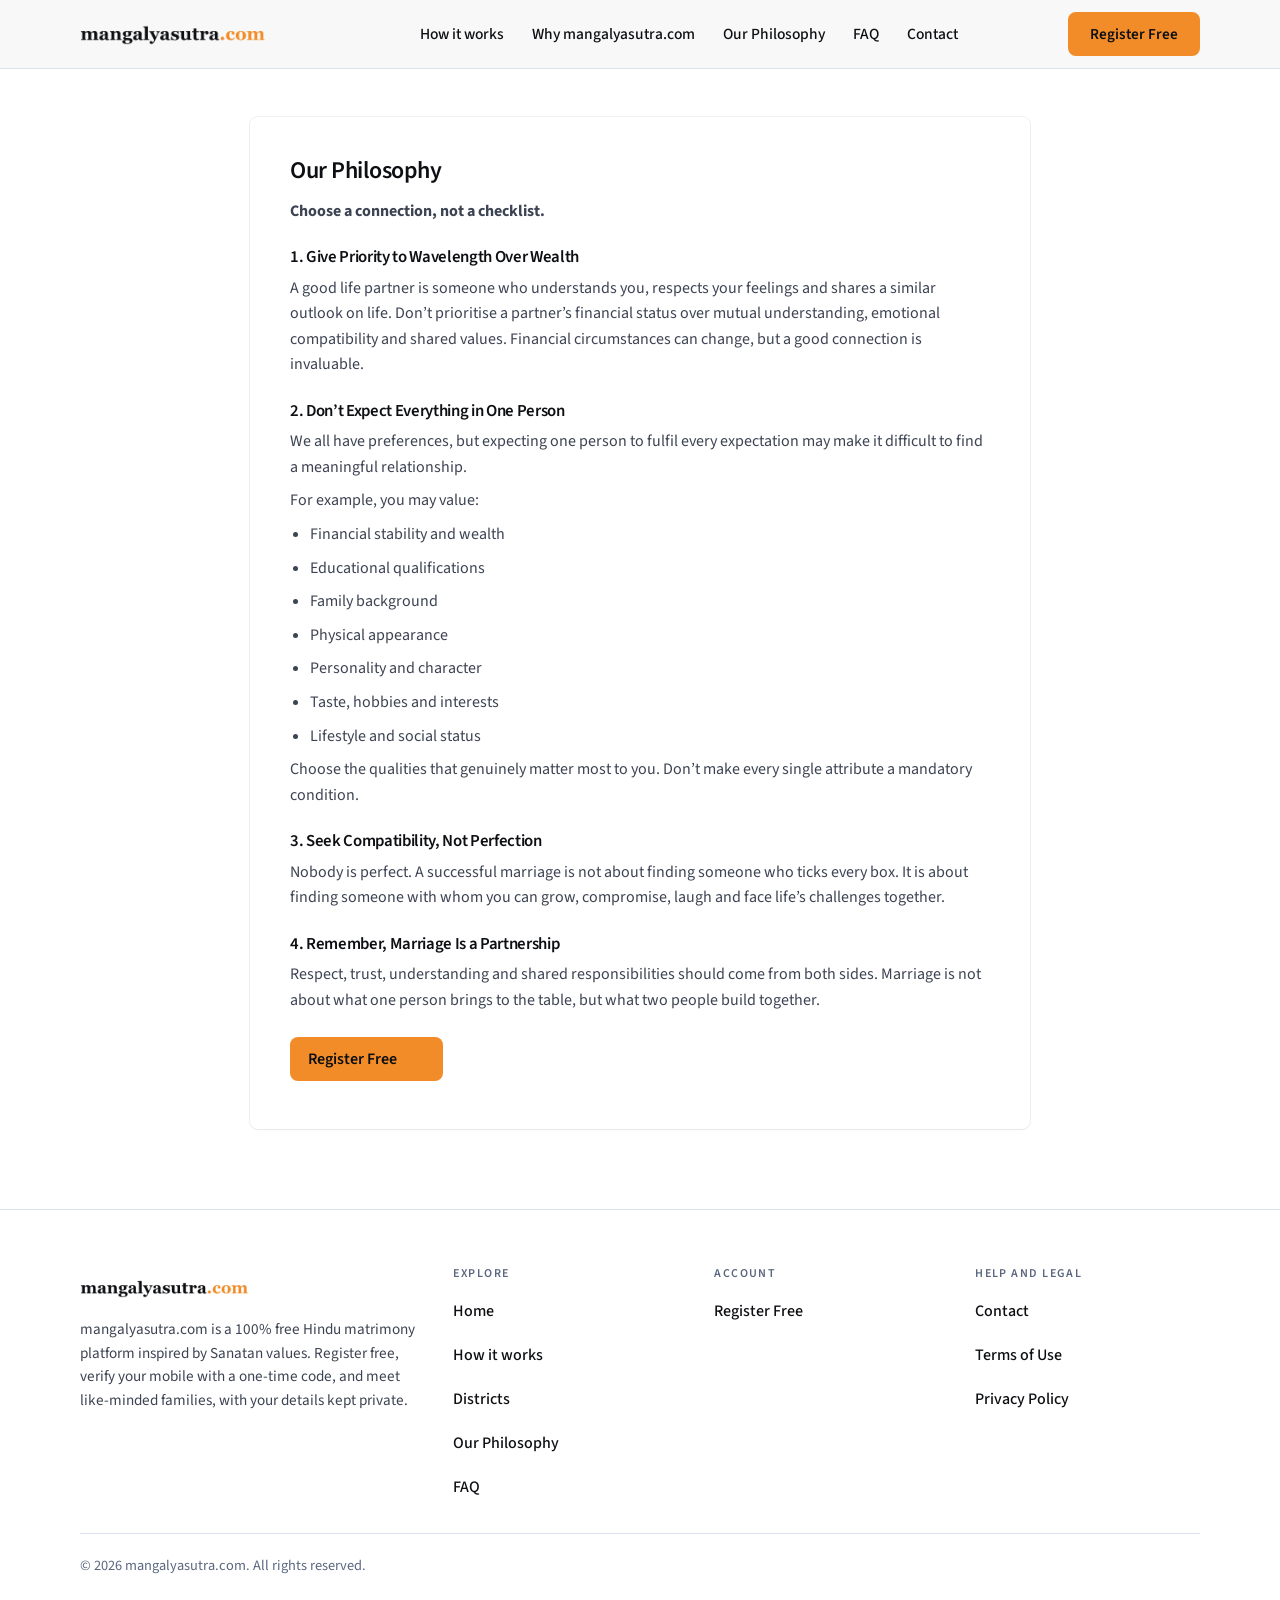
<file: philosophy.html>
<!doctype html>
<html lang="en">
<head>
  <meta charset="utf-8">
  <meta name="viewport" content="width=device-width, initial-scale=1">
  <title>Our Philosophy | mangalyasutra.com</title>
  <meta name="description" content="Choose a connection, not a checklist. The thinking behind mangalyasutra.com.">
  <meta name="theme-color" content="#FFFFFF">
  <link rel="icon" href="favicon.ico" sizes="any">
  <link rel="icon" href="images/icons/favicon-32.png" type="image/png" sizes="32x32">
  <link rel="icon" href="images/icons/favicon-192.png" type="image/png" sizes="192x192">
  <link rel="apple-touch-icon" href="images/icons/apple-touch-icon.png">
  <link rel="preconnect" href="https://fonts.googleapis.com">
  <link rel="preconnect" href="https://fonts.gstatic.com" crossorigin>
  <link rel="stylesheet" href="https://fonts.googleapis.com/css2?family=Source+Sans+3:wght@400;600;700&display=swap">
  <link rel="stylesheet" href="css/v2.css">
</head>
<body>
<header class="hdr">
  <div class="wrap hdr-in">
    <a class="logo" href="/" aria-label="mangalyasutra.com home"><img src="images/brand/logo-header.png" alt="mangalyasutra.com" width="292" height="28"></a>
    <nav class="nav" id="site-nav" aria-label="Main">
      <a href="/#how">How it works</a>
      <a href="/#why">Why mangalyasutra.com</a>
      <a href="/philosophy">Our Philosophy</a>
      <a href="/#faq">FAQ</a>
      <a href="/#contact">Contact</a>
    </nav>
    <div class="hdr-act">
      <a class="btn btn-sm" id="header-register" href="/#register" data-open-register>Register Free</a>
      <button type="button" class="nav-toggle" id="nav-toggle" aria-expanded="false" aria-controls="site-nav" aria-label="Menu"><span></span></button>
    </div>
  </div>
</header>
<main id="main">
  <div class="wrap legal-body" style="padding-top:48px;padding-bottom:80px">
    <article class="card">
<h1 class="page-title">Our Philosophy</h1>
<p class="lede"><strong>Choose a connection, not a checklist.</strong></p>

<h2>1. Give Priority to Wavelength Over Wealth</h2>
<p>A good life partner is someone who understands you, respects your feelings and shares a similar outlook on life. Don&rsquo;t prioritise a partner&rsquo;s financial status over mutual understanding, emotional compatibility and shared values. Financial circumstances can change, but a good connection is invaluable.</p>

<h2>2. Don&rsquo;t Expect Everything in One Person</h2>
<p>We all have preferences, but expecting one person to fulfil every expectation may make it difficult to find a meaningful relationship.</p>
<p>For example, you may value:</p>
<ul><li>Financial stability and wealth</li><li>Educational qualifications</li><li>Family background</li><li>Physical appearance</li><li>Personality and character</li><li>Taste, hobbies and interests</li><li>Lifestyle and social status</li></ul>
<p>Choose the qualities that genuinely matter most to you. Don&rsquo;t make every single attribute a mandatory condition.</p>

<h2>3. Seek Compatibility, Not Perfection</h2>
<p>Nobody is perfect. A successful marriage is not about finding someone who ticks every box. It is about finding someone with whom you can grow, compromise, laugh and face life&rsquo;s challenges together.</p>

<h2>4. Remember, Marriage Is a Partnership</h2>
<p>Respect, trust, understanding and shared responsibilities should come from both sides. Marriage is not about what one person brings to the table, but what two people build together.</p>

<p style="margin-top:24px"><a class="btn" href="/#register" data-open-register>Register Free <svg aria-hidden="true"><use href="#i-arrow"/></svg></a></p>
</article>
  </div>
</main>
<footer class="ftr">
  <div class="wrap">
    <div class="ftr-grid">
      <div>
        <a class="logo" href="/" aria-label="mangalyasutra.com home"><img src="images/brand/logo-header.png" alt="mangalyasutra.com" width="292" height="28"></a>
        <p class="ftr-about">mangalyasutra.com is a 100% free Hindu matrimony platform inspired by Sanatan values. Register free, verify your mobile with a one-time code, and meet like-minded families, with your details kept private.</p>
      </div>
      <nav aria-label="Explore"><h4>Explore</h4><ul>
        <li><a href="/">Home</a></li><li><a href="/#how">How it works</a></li><li><a href="/#districts">Districts</a></li><li><a href="/philosophy">Our Philosophy</a></li><li><a href="/#faq">FAQ</a></li></ul></nav>
      <nav aria-label="Account"><h4>Account</h4><ul>
        <li><a href="/#register" data-open-register>Register Free</a></li></ul></nav>
      <nav aria-label="Help and legal"><h4>Help and legal</h4><ul>
        <li><a href="/#contact">Contact</a></li><li><a href="/terms" data-link="terms">Terms of Use</a></li><li><a href="/privacy" data-link="privacy">Privacy Policy</a></li></ul></nav>
    </div>
    <p class="ftr-base">&copy; <span id="yr">2026</span> mangalyasutra.com. All rights reserved.</p>
  </div>
</footer>
<button type="button" class="to-top" id="to-top" aria-label="Back to top" hidden><svg viewBox="0 0 24 24" width="22" height="22" fill="none" stroke="currentColor" stroke-width="2.4" stroke-linecap="round" stroke-linejoin="round" aria-hidden="true"><path d="M12 19V5M5 12l7-7 7 7"/></svg></button>
<script src="js/site-config.js"></script>
<script src="js/site.js"></script>
</body>
</html>
</file>
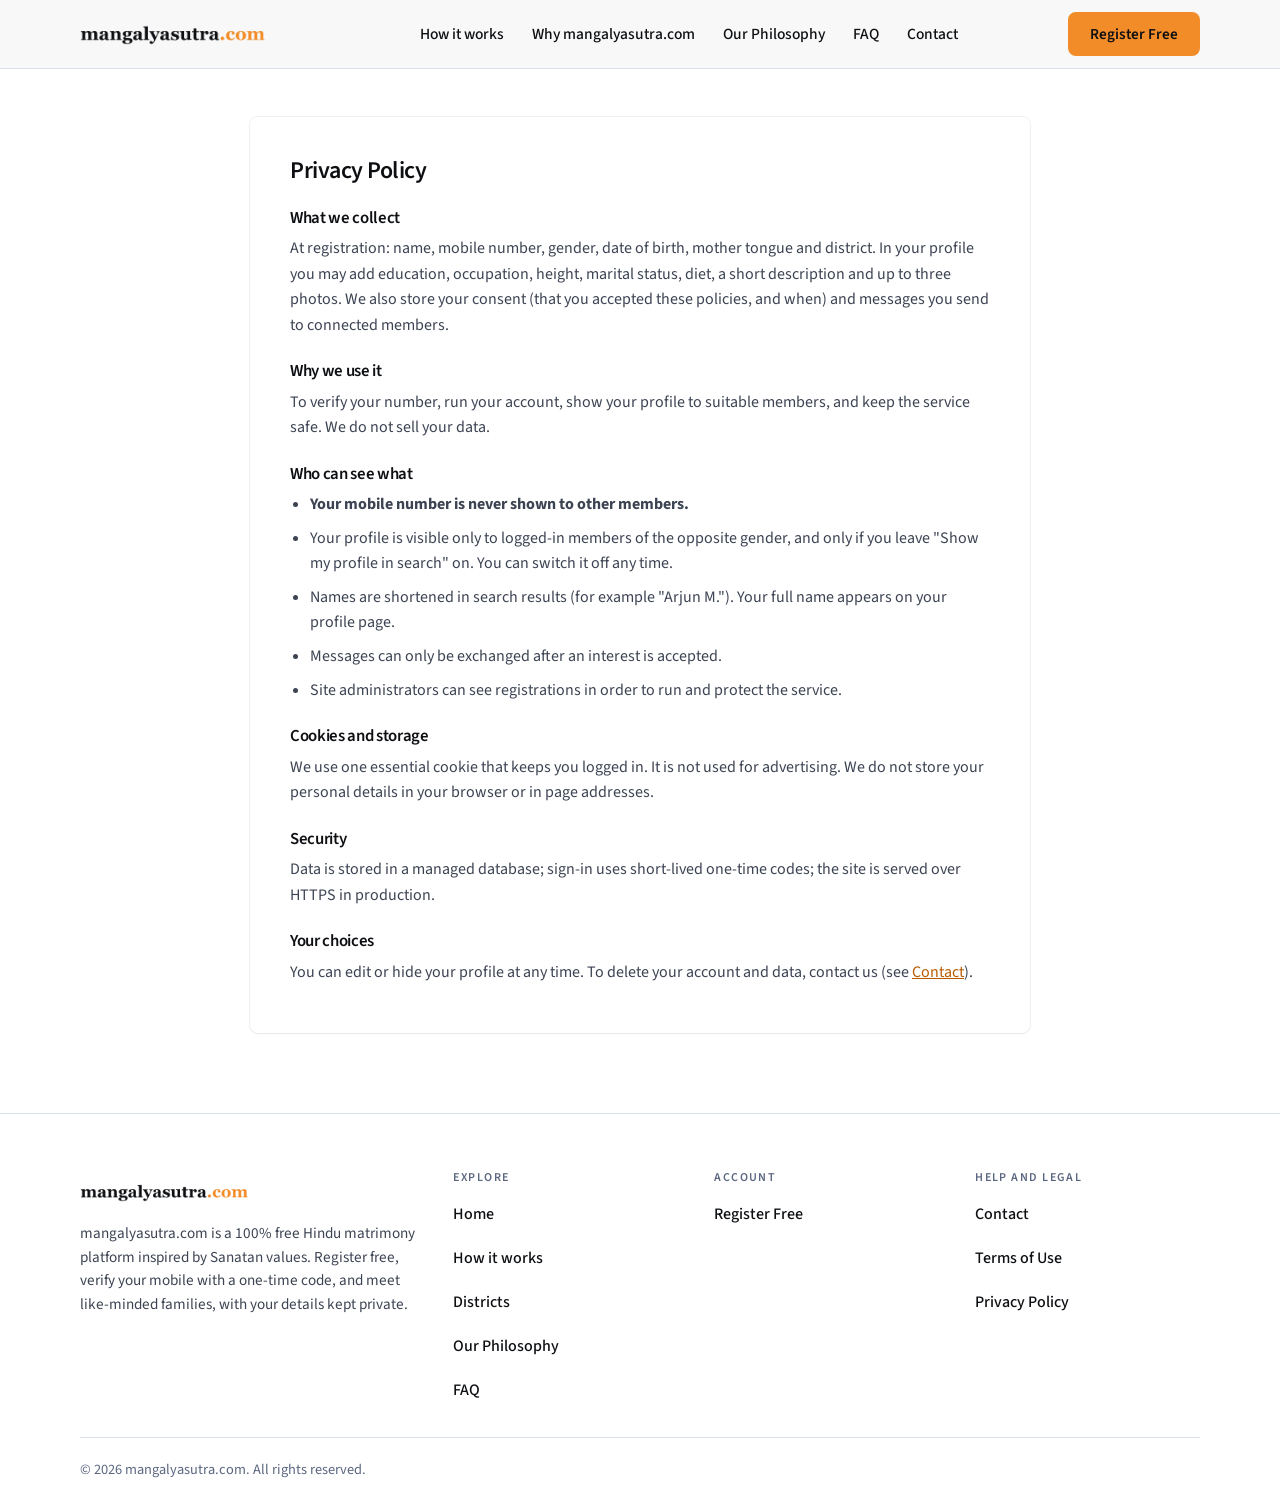
<file: privacy.html>
<!doctype html>
<html lang="en">
<head>
  <meta charset="utf-8">
  <meta name="viewport" content="width=device-width, initial-scale=1">
  <title>Privacy Policy | mangalyasutra.com</title>
  <meta name="theme-color" content="#FFFFFF">
  <meta name="robots" content="noindex">
  <link rel="icon" href="favicon.ico" sizes="any">
  <link rel="icon" href="images/icons/favicon-32.png" type="image/png" sizes="32x32">
  <link rel="icon" href="images/icons/favicon-192.png" type="image/png" sizes="192x192">
  <link rel="apple-touch-icon" href="images/icons/apple-touch-icon.png">
  <link rel="preconnect" href="https://fonts.googleapis.com">
  <link rel="preconnect" href="https://fonts.gstatic.com" crossorigin>
  <link rel="stylesheet" href="https://fonts.googleapis.com/css2?family=Source+Sans+3:wght@400;600;700&display=swap">
  <link rel="stylesheet" href="css/v2.css">
</head>
<body>
<header class="hdr">
  <div class="wrap hdr-in">
    <a class="logo" href="/" aria-label="mangalyasutra.com home"><img src="images/brand/logo-header.png" alt="mangalyasutra.com" width="292" height="28"></a>
    <nav class="nav" id="site-nav" aria-label="Main">
      <a href="/#how">How it works</a>
      <a href="/#why">Why mangalyasutra.com</a>
      <a href="/philosophy">Our Philosophy</a>
      <a href="/#faq">FAQ</a>
      <a href="/#contact">Contact</a>
    </nav>
    <div class="hdr-act">
      <a class="btn btn-sm" id="header-register" href="/#register" data-open-register>Register Free</a>
      <button type="button" class="nav-toggle" id="nav-toggle" aria-expanded="false" aria-controls="site-nav" aria-label="Menu"><span></span></button>
    </div>
  </div>
</header>
<main id="main">
  <div class="wrap legal-body" style="padding-top:48px;padding-bottom:80px">
    <article class="card">
<h1 class="page-title">Privacy Policy</h1>

<h2>What we collect</h2>
<p>At registration: name, mobile number, gender, date of birth, mother tongue and district. In your profile you may add education, occupation, height, marital status, diet, a short description and up to three photos. We also store your consent (that you accepted these policies, and when) and messages you send to connected members.</p>
<h2>Why we use it</h2>
<p>To verify your number, run your account, show your profile to suitable members, and keep the service safe. We do not sell your data.</p>
<h2>Who can see what</h2>
<ul><li><strong>Your mobile number is never shown to other members.</strong></li><li>Your profile is visible only to logged-in members of the opposite gender, and only if you leave "Show my profile in search" on. You can switch it off any time.</li><li>Names are shortened in search results (for example "Arjun M."). Your full name appears on your profile page.</li><li>Messages can only be exchanged after an interest is accepted.</li><li>Site administrators can see registrations in order to run and protect the service.</li></ul>
<h2>Cookies and storage</h2>
<p>We use one essential cookie that keeps you logged in. It is not used for advertising. We do not store your personal details in your browser or in page addresses.</p>
<h2>Security</h2>
<p>Data is stored in a managed database; sign-in uses short-lived one-time codes; the site is served over HTTPS in production.</p>
<h2>Your choices</h2>
<p>You can edit or hide your profile at any time. To delete your account and data, contact us (see <a href="/#contact">Contact</a>).</p>

</article>
  </div>
</main>
<footer class="ftr">
  <div class="wrap">
    <div class="ftr-grid">
      <div>
        <a class="logo" href="/" aria-label="mangalyasutra.com home"><img src="images/brand/logo-header.png" alt="mangalyasutra.com" width="292" height="28"></a>
        <p class="ftr-about">mangalyasutra.com is a 100% free Hindu matrimony platform inspired by Sanatan values. Register free, verify your mobile with a one-time code, and meet like-minded families, with your details kept private.</p>
      </div>
      <nav aria-label="Explore"><h4>Explore</h4><ul>
        <li><a href="/">Home</a></li><li><a href="/#how">How it works</a></li><li><a href="/#districts">Districts</a></li><li><a href="/philosophy">Our Philosophy</a></li><li><a href="/#faq">FAQ</a></li></ul></nav>
      <nav aria-label="Account"><h4>Account</h4><ul>
        <li><a href="/#register" data-open-register>Register Free</a></li></ul></nav>
      <nav aria-label="Help and legal"><h4>Help and legal</h4><ul>
        <li><a href="/#contact">Contact</a></li><li><a href="/terms" data-link="terms">Terms of Use</a></li><li><a href="/privacy" data-link="privacy">Privacy Policy</a></li></ul></nav>
    </div>
    <p class="ftr-base">&copy; <span id="yr">2026</span> mangalyasutra.com. All rights reserved.</p>
  </div>
</footer>
<button type="button" class="to-top" id="to-top" aria-label="Back to top" hidden><svg viewBox="0 0 24 24" width="22" height="22" fill="none" stroke="currentColor" stroke-width="2.4" stroke-linecap="round" stroke-linejoin="round" aria-hidden="true"><path d="M12 19V5M5 12l7-7 7 7"/></svg></button>
<script src="js/site-config.js"></script>
<script src="js/site.js"></script>
</body>
</html>
</file>
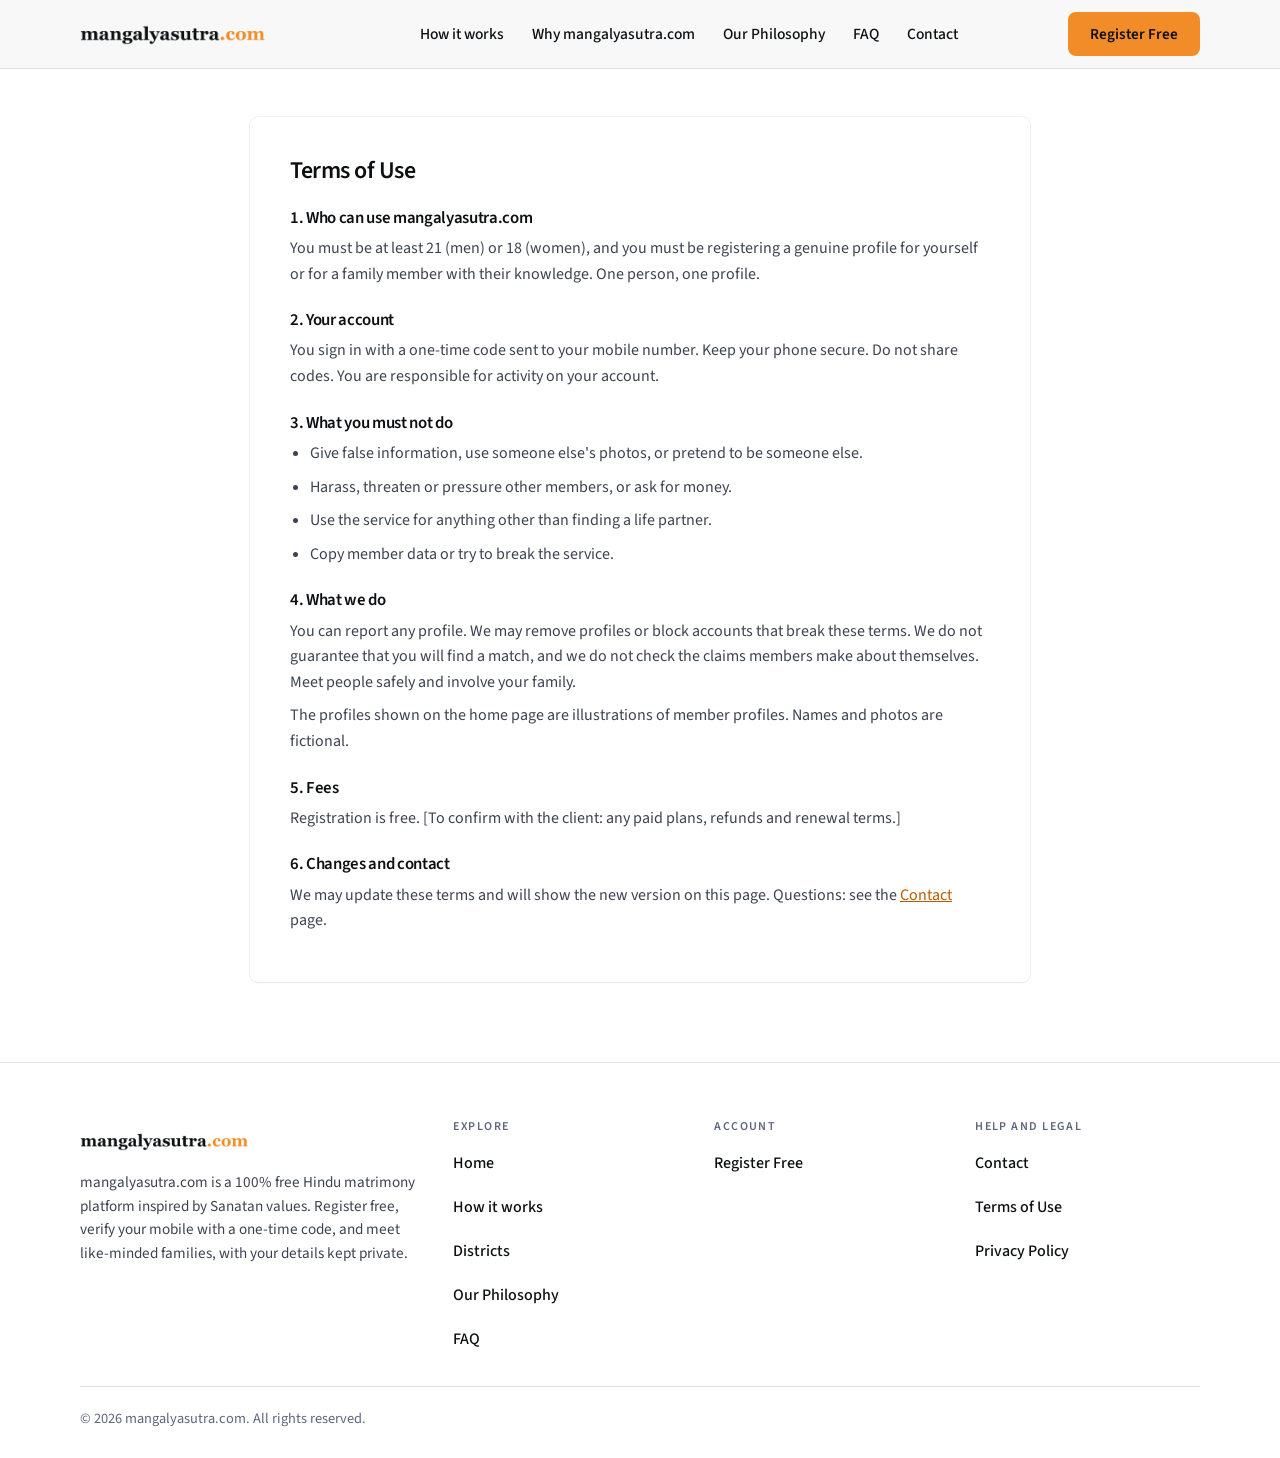
<file: terms.html>
<!doctype html>
<html lang="en">
<head>
  <meta charset="utf-8">
  <meta name="viewport" content="width=device-width, initial-scale=1">
  <title>Terms of Use | mangalyasutra.com</title>
  <meta name="theme-color" content="#FFFFFF">
  <meta name="robots" content="noindex">
  <link rel="icon" href="favicon.ico" sizes="any">
  <link rel="icon" href="images/icons/favicon-32.png" type="image/png" sizes="32x32">
  <link rel="icon" href="images/icons/favicon-192.png" type="image/png" sizes="192x192">
  <link rel="apple-touch-icon" href="images/icons/apple-touch-icon.png">
  <link rel="preconnect" href="https://fonts.googleapis.com">
  <link rel="preconnect" href="https://fonts.gstatic.com" crossorigin>
  <link rel="stylesheet" href="https://fonts.googleapis.com/css2?family=Source+Sans+3:wght@400;600;700&display=swap">
  <link rel="stylesheet" href="css/v2.css">
</head>
<body>
<header class="hdr">
  <div class="wrap hdr-in">
    <a class="logo" href="/" aria-label="mangalyasutra.com home"><img src="images/brand/logo-header.png" alt="mangalyasutra.com" width="292" height="28"></a>
    <nav class="nav" id="site-nav" aria-label="Main">
      <a href="/#how">How it works</a>
      <a href="/#why">Why mangalyasutra.com</a>
      <a href="/philosophy">Our Philosophy</a>
      <a href="/#faq">FAQ</a>
      <a href="/#contact">Contact</a>
    </nav>
    <div class="hdr-act">
      <a class="btn btn-sm" id="header-register" href="/#register" data-open-register>Register Free</a>
      <button type="button" class="nav-toggle" id="nav-toggle" aria-expanded="false" aria-controls="site-nav" aria-label="Menu"><span></span></button>
    </div>
  </div>
</header>
<main id="main">
  <div class="wrap legal-body" style="padding-top:48px;padding-bottom:80px">
    <article class="card">
<h1 class="page-title">Terms of Use</h1>

<h2>1. Who can use mangalyasutra.com</h2>
<p>You must be at least 21 (men) or 18 (women), and you must be registering a genuine profile for yourself or for a family member with their knowledge. One person, one profile.</p>
<h2>2. Your account</h2>
<p>You sign in with a one-time code sent to your mobile number. Keep your phone secure. Do not share codes. You are responsible for activity on your account.</p>
<h2>3. What you must not do</h2>
<ul><li>Give false information, use someone else's photos, or pretend to be someone else.</li><li>Harass, threaten or pressure other members, or ask for money.</li><li>Use the service for anything other than finding a life partner.</li><li>Copy member data or try to break the service.</li></ul>
<h2>4. What we do</h2>
<p>You can report any profile. We may remove profiles or block accounts that break these terms. We do not guarantee that you will find a match, and we do not check the claims members make about themselves. Meet people safely and involve your family.</p>
<p>The profiles shown on the home page are illustrations of member profiles. Names and photos are fictional.</p>
<h2>5. Fees</h2>
<p>Registration is free. [To confirm with the client: any paid plans, refunds and renewal terms.]</p>
<h2>6. Changes and contact</h2>
<p>We may update these terms and will show the new version on this page. Questions: see the <a href="/#contact">Contact</a> page.</p>

</article>
  </div>
</main>
<footer class="ftr">
  <div class="wrap">
    <div class="ftr-grid">
      <div>
        <a class="logo" href="/" aria-label="mangalyasutra.com home"><img src="images/brand/logo-header.png" alt="mangalyasutra.com" width="292" height="28"></a>
        <p class="ftr-about">mangalyasutra.com is a 100% free Hindu matrimony platform inspired by Sanatan values. Register free, verify your mobile with a one-time code, and meet like-minded families, with your details kept private.</p>
      </div>
      <nav aria-label="Explore"><h4>Explore</h4><ul>
        <li><a href="/">Home</a></li><li><a href="/#how">How it works</a></li><li><a href="/#districts">Districts</a></li><li><a href="/philosophy">Our Philosophy</a></li><li><a href="/#faq">FAQ</a></li></ul></nav>
      <nav aria-label="Account"><h4>Account</h4><ul>
        <li><a href="/#register" data-open-register>Register Free</a></li></ul></nav>
      <nav aria-label="Help and legal"><h4>Help and legal</h4><ul>
        <li><a href="/#contact">Contact</a></li><li><a href="/terms" data-link="terms">Terms of Use</a></li><li><a href="/privacy" data-link="privacy">Privacy Policy</a></li></ul></nav>
    </div>
    <p class="ftr-base">&copy; <span id="yr">2026</span> mangalyasutra.com. All rights reserved.</p>
  </div>
</footer>
<button type="button" class="to-top" id="to-top" aria-label="Back to top" hidden><svg viewBox="0 0 24 24" width="22" height="22" fill="none" stroke="currentColor" stroke-width="2.4" stroke-linecap="round" stroke-linejoin="round" aria-hidden="true"><path d="M12 19V5M5 12l7-7 7 7"/></svg></button>
<script src="js/site-config.js"></script>
<script src="js/site.js"></script>
</body>
</html>
</file>
<file: css/v2.css>
/* soulmates.com V2: public pages (home, terms, privacy) + register pop-up.
   MOBILE FIRST: the base rules are the 320-480px layout; min-width queries (480, 640, 860, 1024) add columns and space.
   Palette: Coursera: white canvas, #FFF5EA tint bands, #0D0F12 ink, #F28C28 blue primary.
   maroon for the dark bands. Design system: Coursera (Source Sans, semibold headings, 8px radius buttons and cards, blue primary, light tint bands). */

:root{
  --rose:#F28C28;            /* Framer blue: accents, dots, rings */
  --rose-dark:#D9761A;
  --rose-ink:#B85C00;        /* accent text/icons on dark */
  --on-rose:#FFFFFF;
  --rose-tint:rgba(242,140,40,.1);
  --rose-tint-2:rgba(242,140,40,.28);
  --gold:#F28C28;
  --maroon:#0D0F12;
  --ink:#0D0F12;
  --soft:#3C4352;
  --mute:#5B6780;
  --canvas:#FFFFFF;
  --card:#FFFFFF;
  --line:#DAE1ED;
  --slate:#0D0F12;
  --ok:#1E9E4A;
  --err:#D92D20;
  --font-head:'Source Sans 3',system-ui,sans-serif;
  --font-ui:'Source Sans 3',system-ui,-apple-system,'Segoe UI',sans-serif;
  --r-card:8px; --r-pill:999px; --r-input:8px; --r-btn:8px;
  --sh-card:0 1px 2px rgba(13,15,18,.04),0 0 0 1px rgba(13,15,18,.06);
  --sh-lift:0 24px 60px -28px rgba(13,15,18,.28),0 0 0 1px rgba(13,15,18,.06);
  --gutter:16px;
  --hdr-h:60px;
}

/* ---------- Base ---------- */
*,*::before,*::after{box-sizing:border-box}
html{color-scheme:light;-webkit-text-size-adjust:100%;scroll-behavior:smooth;scroll-padding-top:72px}
body{margin:0;font-family:var(--font-ui);letter-spacing:0;font-size:16px;line-height:1.6;color:var(--soft);background:var(--canvas);-webkit-font-smoothing:antialiased}
h1,h2,h3,h4{margin:0;color:var(--ink);font-family:var(--font-head);font-weight:600;line-height:1.15;letter-spacing:-.02em}
h3,h4{letter-spacing:-.02em;line-height:1.25}
p{margin:0}
a{color:var(--rose-ink)}
img,svg{display:block;max-width:100%}
ul,ol{margin:0;padding:0;list-style:none}
:focus-visible{outline:3px solid var(--rose-ink);outline-offset:3px;border-radius:6px}
[hidden]{display:none!important}
html.no-scroll{overflow:hidden}
.wrap{width:100%;max-width:1160px;margin:0 auto;padding:0 var(--gutter)}
.sr-only{position:absolute;width:1px;height:1px;margin:-1px;padding:0;overflow:hidden;clip:rect(0,0,0,0);white-space:nowrap;border:0}
.trap{position:absolute;left:-9999px;width:1px;height:1px;overflow:hidden}

/* ---------- Buttons (borderless) ---------- */
.btn,.btn-primary{display:inline-flex;align-items:center;justify-content:center;gap:10px;min-height:44px;padding:0 18px;border:0;border-radius:var(--r-btn);background:#F28C28;color:#0D0F12;font:600 1rem var(--font-ui);letter-spacing:0;text-decoration:none;white-space:nowrap;cursor:pointer;transition:background .2s,transform .15s}
.btn:hover,.btn-primary:hover{background:#D9761A}
.btn:active,.btn-primary:active{transform:translateY(1px)}
.btn svg{width:18px;height:18px}
.btn-sm{padding:0 18px;font-size:.95rem}
.btn-lg{width:100%;min-height:52px;font-size:1.05rem;}
.btn-white{background:#fff;color:#0D0F12}
.btn-white:hover{background:#EDEDED}
.btn-line{background:rgba(13,15,18,.06);color:var(--ink)}
.btn-line:hover{background:rgba(13,15,18,.1)}
.btn-primary{display:flex;width:100%;min-height:54px;font-size:1.05rem;}
.btn[disabled],.btn-primary[disabled]{opacity:.6;cursor:progress}

/* ---------- Header (mobile: logo, Register, menu button; menu drops down) ---------- */
.hdr{position:sticky;top:0;z-index:50;background:rgba(247,247,247,.8);backdrop-filter:saturate(1.4) blur(14px);border-bottom:1px solid var(--line)}
.hdr-in{display:flex;align-items:center;gap:10px;min-height:var(--hdr-h)}
.logo{display:inline-flex;align-items:center;min-height:44px}
.logo img{display:block;height:18px;width:auto}
.hdr-act{display:flex;align-items:center;gap:8px;margin-left:auto}
.nav{position:absolute;left:0;right:0;top:100%;display:none;flex-direction:column;padding:8px var(--gutter) 16px;background:#FFFFFF;border-bottom:1px solid var(--line)}
.nav.open{display:flex}
.nav a{display:flex;align-items:center;min-height:48px;padding:0 12px;border-radius:12px;color:var(--ink);font-weight:500;text-decoration:none}
.nav a:hover{color:var(--rose-ink)}
.nav a[aria-current="page"]{background:var(--rose-tint);color:var(--rose-ink)}
.nav-toggle{position:relative;flex:none;width:44px;height:44px;border:0;border-radius:12px;background:rgba(13,15,18,.06);cursor:pointer}
.nav-toggle:hover{background:rgba(13,15,18,.1)}
.nav-toggle span,.nav-toggle span::before,.nav-toggle span::after{position:absolute;left:12px;right:12px;height:2px;border-radius:2px;background:var(--ink);content:"";transition:transform .2s,opacity .2s}
.nav-toggle span{top:21px}
.nav-toggle span::before{left:0;right:0;top:-7px}
.nav-toggle span::after{left:0;right:0;top:7px}
.nav-toggle[aria-expanded="true"] span{background:transparent}
.nav-toggle[aria-expanded="true"] span::before{transform:translateY(7px) rotate(45deg)}
.nav-toggle[aria-expanded="true"] span::after{transform:translateY(-7px) rotate(-45deg)}

/* ---------- Headings: small kicker + title with one coloured word ---------- */
.kicker{margin:0 0 12px;font-size:.78rem;font-weight:500;letter-spacing:.06em;text-transform:uppercase;color:var(--mute)}
.title{font-size:1.9rem;font-weight:600;letter-spacing:-.02em;line-height:1.15}
.title em{font-style:normal;color:var(--rose-ink)}
.lede{max-width:56ch;margin-top:8px;font-size:1rem}
.head-c{text-align:center}
.head-c .lede{margin-inline:auto}

/* ---------- Hero: fills the whole screen below the header ---------- */
/* ---------- Hero (centred copy at the top, photos anchored low so couples sit below the text) ---------- */
.hero{position:relative;isolation:isolate;display:flex;align-items:center;justify-content:center;min-height:max(620px,calc(100svh - var(--hdr-h)));padding:48px 0 104px;overflow:hidden;background:#3a2418}
.hero-slides{position:absolute;left:0;top:-10%;z-index:-2;width:100%;height:120%}
.hero-bg{position:absolute;left:0;top:0;width:100%;height:100%;max-width:none;object-fit:cover;opacity:0;transition:opacity 1.6s ease}
.hero-bg.is-on{opacity:1}
.hero-bg.s1{object-position:47% 14%}
.hero-bg.s2{object-position:78% 25%}
.hero-bg.s3{object-position:76% 85%}
/* light touch: a soft dark pool behind the copy, nothing over the rest of the photo */
/* very light warm gradient over the whole photo: slight shade at the top, a faint orange tint at the bottom */
.hero::before{content:"";position:absolute;inset:0;z-index:-1;pointer-events:none;background:linear-gradient(180deg,rgba(24,10,6,.16) 0%,rgba(24,10,6,.05) 45%,rgba(0,0,0,.2) 100%)}
/* soft, low-opacity dark gradient behind the text block only; the rest of the photo stays untouched */
/* shadow concept: a feathered dark halo with no solid box edge */
.hero-copy::before{content:"";position:absolute;left:50%;top:50%;z-index:-1;width:min(760px,86%);height:70%;transform:translate(-50%,-50%);border-radius:50%;background:rgba(24,10,6,.26);box-shadow:0 0 90px 70px rgba(24,10,6,.26);pointer-events:none}
.hero-copy{position:relative;width:100%;text-align:center;color:#fff;text-shadow:0 1px 14px rgba(20,8,4,.55)}
.hero .eyebrow{display:inline-flex;align-items:center;gap:7px;margin:0 0 14px;padding:6px 13px;border-radius:var(--r-btn);background:rgba(255,255,255,.14);backdrop-filter:blur(6px);-webkit-backdrop-filter:blur(6px);border:0;font-size:.68rem;font-weight:500;letter-spacing:.11em;text-transform:uppercase;text-shadow:none;color:#fff}
.hero .eyebrow svg{width:18px;height:18px;padding:3px;border-radius:50%;background:#fff;color:#F28C28}
.hero h1{margin:0 auto 12px;max-width:16ch;color:#fff;font-size:clamp(2.1rem,8.4vw,3.1rem);font-weight:600;line-height:1.08;letter-spacing:-.02em;text-shadow:0 2px 22px rgba(20,8,4,.5)}
.hero h1 em{font-style:normal;color:#FFB866}
.hero-sub{text-wrap:balance;margin:0 auto 22px;max-width:34ch;font-size:1.02rem;line-height:1.5;font-weight:500;color:rgba(255,255,255,.96)}
.hero-cta{display:flex;flex-direction:column;align-items:stretch;gap:10px;max-width:340px;margin:0 auto}
.hero-cta .btn{min-height:48px;font-size:1rem;text-shadow:none}
.hero-cta .btn-ghost{background:rgba(255,255,255,.16);color:#fff;border:0;backdrop-filter:blur(4px);-webkit-backdrop-filter:blur(4px)}
.hero-cta .btn-ghost:hover{background:rgba(255,255,255,.95);color:#0D0F12}
.hero-note{display:flex;flex-wrap:wrap;justify-content:center;gap:6px 18px;margin-top:20px;font-size:.86rem;font-weight:500;color:#fff;text-shadow:0 1px 3px rgba(20,8,4,.85),0 0 14px rgba(20,8,4,.6)}
.hero-note li{display:inline-flex;align-items:center;gap:6px}
.hero-note svg{flex:none;width:20px;height:20px;padding:3.5px;border-radius:50%;background:#fff;color:#F28C28;text-shadow:none}
/* carousel controls: arrows + indicators, bottom centre */
.hero-dots{display:flex;align-items:center;justify-content:center;gap:6px;margin-top:14px}
.hero-arrow{display:grid;place-items:center;width:44px;height:44px;padding:0;border:1px solid rgba(255,255,255,.3);border-radius:50%;background:rgba(24,10,6,.5);color:#fff;cursor:pointer;backdrop-filter:blur(4px);-webkit-backdrop-filter:blur(4px);transition:background .2s,border-color .2s}
.hero-arrow:hover{background:rgba(24,10,6,.82);border-color:#fff}
.hero-dot{position:relative;width:24px;height:24px;padding:0;border:0;background:none;cursor:pointer}
.hero-dot::after{content:"";position:absolute;left:50%;top:50%;width:8px;height:8px;margin:-4px 0 0 -4px;border-radius:50%;background:rgba(255,255,255,.5);transition:width .25s,margin .25s,background .25s}
.hero-dot[aria-current="true"]::after{width:22px;margin-left:-11px;border-radius:4px;background:#fff}
.hero-arrow:focus-visible,.hero-dot:focus-visible,.hero-cta .btn:focus-visible{outline:3px solid #fff;outline-offset:3px;box-shadow:0 0 0 6px rgba(242,140,40,.9)}
@media (min-width:640px){
  .hero{padding:72px 0 96px}
  .hero-cta{flex-direction:row;justify-content:center;max-width:none;gap:12px}
  .hero-cta .btn{min-width:170px}
  .hero-sub{font-size:1.12rem}
  .hero .eyebrow{font-size:.7rem}
}
@media (min-width:1024px){
  .hero{padding:72px 0 200px}
  .hero h1{max-width:none;font-size:clamp(3rem,4.4vw,3.9rem)}
  .hero-sub{max-width:62ch;font-size:1.15rem}
  .hero-note{font-size:.9rem;gap:6px 26px}
  /* photos are scaled up and anchored left so each couple sits right of the centred copy */
  .hero-bg.s1{width:126%;left:auto;right:0;object-position:50% 14%}
  .hero-bg.s2{width:122%;object-position:50% 25%}
  .hero-bg.s3{width:128%;object-position:50% 85%}
}
@media (prefers-reduced-motion:reduce){.hero-bg{transition:none}}

/* ---------- Why: white card overlapping the hero ---------- */
.why{position:relative;z-index:2;pointer-events:none;margin-top:-64px;padding-top:0;padding-bottom:48px}
.why-card{padding:26px 20px;background:var(--card);border-radius:var(--r-card);box-shadow:var(--sh-lift)}
.why>*{pointer-events:auto}
.why-grid{display:grid;grid-template-columns:1fr;gap:24px;margin-top:24px}
.feat .ico{display:grid;place-items:center;width:52px;height:52px;margin-bottom:12px;border-radius:50%;background:var(--rose-tint);color:var(--rose-ink)}
.feat .ico svg{width:24px;height:24px}
.feat h3{margin-bottom:4px;font-size:1rem}
.feat p{font-size:.95rem}
.feat::after{content:"";display:block;width:32px;height:2px;margin-top:12px;background:var(--rose);border-radius:2px}

/* ---------- Two families: tinted band ---------- */
.family,.steps,.safety,.faq,.contact,.s-cta{position:relative;overflow:hidden}
.family>.wrap,.steps>.wrap,.safety>.wrap,.faq>.wrap,.contact>.wrap,.s-cta>.wrap{position:relative;z-index:1}
.family{padding:52px 0;background:#FFF5EA}
.family-grid{display:grid;grid-template-columns:1fr;gap:32px;align-items:center}
.family-card{padding:26px 20px;background:var(--card);border-radius:var(--r-card);box-shadow:var(--sh-card)}
.family-card .btn{margin-top:24px;width:100%}
.checks{display:grid;gap:14px;margin-top:20px}
.checks li{display:flex;gap:12px;align-items:flex-start;color:var(--ink);font-weight:500}
.family-art{width:100%;margin:0 auto;max-width:520px}
.family-art img{width:100%;height:auto;aspect-ratio:3/2;object-fit:cover;border-radius:var(--r-card);box-shadow:var(--sh-lift)}
.checks svg{flex:none;width:24px;height:24px;margin-top:1px;padding:4px;border-radius:50%;background:var(--rose);color:var(--on-rose)}

/* ---------- Steps ---------- */
.steps{padding:56px 0 52px}
.steps-grid{position:relative;display:grid;grid-template-columns:1fr;gap:28px;margin-top:32px}
.step{position:relative;text-align:center;padding:0 8px}
.step .num{position:relative;display:grid;place-items:center;width:64px;height:64px;margin:0 auto 14px;border-radius:50%;background:#fff;border:2px solid var(--rose);color:var(--rose-ink);font-weight:500;font-size:1.2rem;box-shadow:0 8px 28px -10px rgba(242,140,40,.5)}
.step h3{margin-bottom:4px;font-size:1rem}
.step p{max-width:28ch;margin:0 auto;font-size:.95rem}
.steps-cta{display:flex;justify-content:center;margin-top:32px}

/* ---------- Profiles ---------- */
.profiles{padding:8px 0 52px}
.pscroll{margin:28px -16px 0;overflow-x:auto;scrollbar-width:none;-webkit-overflow-scrolling:touch}
.pscroll::-webkit-scrollbar{display:none}
.pgrid{display:flex;gap:16px;width:max-content;margin:0;padding:6px 16px 18px;list-style:none}
.pgrid.is-auto{animation:pmarquee 32s linear infinite}
.pscroll:hover .pgrid.is-auto,.pscroll:focus-within .pgrid.is-auto{animation-play-state:paused}
@keyframes pmarquee{to{transform:translateX(calc(-50% - 8px))}}
.pcard{flex:0 0 200px;display:flex;flex-direction:column;align-items:center;text-align:center;padding:18px 12px;background:var(--card);border-radius:var(--r-card);box-shadow:var(--sh-card)}
.pcard img{width:min(128px,100%);height:auto;aspect-ratio:1;border-radius:50%;object-fit:cover;object-position:50% 25%;box-shadow:0 0 0 3px #fff,0 0 0 5px var(--rose-tint-2)}
.pcard{transition:transform .35s ease,box-shadow .35s ease}
.pcard img{transition:filter .5s ease,box-shadow .5s ease}
@media (hover:hover){
  .pcard img{filter:grayscale(.85) contrast(.95)}
  .pcard:hover img,.pcard:focus-within img{filter:none;box-shadow:0 0 0 3px #fff,0 0 0 6px var(--rose)}
  .pcard:hover{transform:translateY(-4px);box-shadow:var(--sh-lift)}
}
.pcard h3{margin-top:12px;font-size:1rem}
.pcard p{margin:2px 0 0;font-size:.88rem;color:var(--mute)}
.pcard .pmeta{color:var(--ink);font-weight:500}
.pcard .btn{margin-top:14px;min-height:44px;padding:0 18px;font-size:.9rem}
@media (min-width:860px){.pcard img{width:min(152px,100%)}.pgrid{gap:20px}.pcard{flex-basis:240px;padding:24px 16px}}

/* ---------- Browse by ---------- */
.browse{padding:0 0 52px}
.browse-card{padding:26px 20px;background:var(--card);border-radius:var(--r-card);box-shadow:var(--sh-card)}
.browse-row{display:grid;grid-template-columns:1fr;gap:10px;padding:18px 0;border-top:1px solid var(--line)}
.head-row{padding-bottom:18px}
.browse-row h3{font-size:.75rem;font-weight:500;letter-spacing:.12em;text-transform:uppercase;color:var(--mute)}
.chips{display:flex;flex-wrap:wrap;gap:8px}
.chips a{display:inline-flex;align-items:center;min-height:44px;padding:0 16px;border:0;border-radius:var(--r-pill);background:rgba(13,15,18,.05);color:var(--ink);font-weight:500;font-size:.95rem;text-decoration:none;transition:background .2s,color .2s}
.chips a:hover{background:var(--rose-tint);color:var(--rose-ink)}

/* ---------- Safety: dark band, white cards ---------- */
.safety{padding:52px 0;background:radial-gradient(circle at 90% 0%,rgba(255,196,77,.5) 0%,rgba(255,196,77,0) 50%),radial-gradient(circle at 4% 110%,rgba(242,140,40,.38) 0%,rgba(242,140,40,0) 46%),linear-gradient(135deg,#6E0F26 0%,#8C2A1A 52%,#B8620F 100%);color:#F3E6DA}
.safety .kicker{color:#FFD9A0}
.safety .title{color:#fff}
.safety .title em{color:#FFD27A}
.tiles{display:grid;grid-template-columns:1fr;gap:14px;margin-top:26px}
.tile{display:flex;flex-direction:row;align-items:center;gap:14px;padding:18px;background:var(--card);box-shadow:var(--sh-card);border-radius:var(--r-card);color:var(--ink);font-weight:500}
.tile svg{flex:none;width:44px;height:44px;padding:10px;border-radius:50%;background:var(--rose-tint);color:var(--rose-ink)}

/* ---------- FAQ ---------- */
.faq{padding:56px 0}
.faq-list{display:grid;grid-template-columns:1fr;gap:12px;align-items:start;margin-top:28px}
.faq details{background:var(--card);border:1px solid var(--line);border-radius:16px;transition:box-shadow .2s,border-color .2s}
.faq details[open]{border-color:var(--rose-tint-2);box-shadow:var(--sh-card)}
.faq summary{display:flex;align-items:center;justify-content:space-between;gap:16px;min-height:56px;padding:12px 18px;cursor:pointer;list-style:none;color:var(--ink);font-weight:500}
.faq summary::-webkit-details-marker{display:none}
.faq summary::after{content:"+";flex:none;display:grid;place-items:center;width:28px;height:28px;border-radius:50%;background:var(--rose-tint);color:var(--rose-ink);font-size:1.3rem;line-height:1;font-weight:500}
.faq details[open] summary::after{content:"\2212"}
.faq details p{padding:0 18px 18px;font-size:.98rem}

/* ---------- Contact ---------- */
.contact{padding:56px 0 60px;background:var(--canvas)}
.contact-grid{display:grid;grid-template-columns:1fr;gap:20px;max-width:1080px;margin:28px auto 0}
.contact-visual{position:relative;isolation:isolate;overflow:hidden;padding-top:200px;border-radius:var(--r-card);box-shadow:var(--sh-lift);background:#3a1a10;color:#fff}
.cv-img{position:absolute;left:0;top:-10%;z-index:-2;width:100%;height:120%;object-fit:cover;object-position:20% 30%}
.contact-visual::after{content:"";position:absolute;inset:0;z-index:-1;background:linear-gradient(180deg,rgba(20,8,6,0) 0%,rgba(20,8,6,0) 38%,rgba(20,8,6,.6) 62%,rgba(20,8,6,.9) 100%)}
.cv-copy{position:relative;padding:24px 20px}
.cv-list{display:grid;gap:18px}
.cv-list li{display:flex;gap:14px;align-items:flex-start}
.cv-list svg{flex:none;width:44px;height:44px;padding:11px;border-radius:50%;background:rgba(255,255,255,.18);backdrop-filter:blur(4px);color:#fff}
.cv-list h3{margin-bottom:2px;font-size:1rem;color:#fff}
.cv-list p{font-size:.95rem;color:rgba(255,255,255,.88)}
.cv-lines{margin-top:18px;padding-top:14px;border-top:1px solid rgba(255,255,255,.25);font-weight:500;font-size:.95rem}
.contact-card{padding:26px 20px;background:var(--card);border-radius:var(--r-card);box-shadow:var(--sh-card)}
.contact-card:has(#cf-success:not([hidden])){display:flex;align-items:center;justify-content:center}
.contact-card #cf-success{width:100%}
.cf-title{font-size:1.25rem}
.cf-sub{margin:2px 0 20px;font-size:.95rem}

/* form fields (contact form) */
.field{margin:0 0 16px;padding:0;border:0;min-width:0}
.field label{display:block;margin-bottom:6px;font-size:.9rem;font-weight:500;color:var(--ink)}
.field input[type=text],.field input[type=tel],.field input[type=email],.field select,.field textarea{display:block;width:100%;min-height:52px;padding:0 16px;border:1.5px solid rgba(13,15,18,.18);border-radius:var(--r-input);background:#fff;font:500 1rem var(--font-ui);color:var(--ink);transition:border-color .2s,box-shadow .2s}
.field textarea{min-height:130px;padding:14px 16px;line-height:1.5;resize:vertical}
.field select{appearance:none;padding-right:44px;background:#fff url("data:image/svg+xml,%3Csvg xmlns='http://www.w3.org/2000/svg' width='12' height='8' fill='none' stroke='%23888888' stroke-width='2' stroke-linecap='round' stroke-linejoin='round'%3E%3Cpath d='M1 1.5l5 5 5-5'/%3E%3C/svg%3E") no-repeat right 16px center}
.field input:focus,.field select:focus,.field textarea:focus{outline:0;border-color:var(--rose);box-shadow:0 0 0 4px rgba(242,140,40,.28)}
.field.is-valid input,.field.is-valid select,.field.is-valid textarea{border-color:var(--ok)}
.field.has-error input,.field.has-error select,.field.has-error textarea{border-color:var(--err);background:rgba(217,45,32,.05)}
.phone{display:flex}
.phone .cc{display:flex;align-items:center;padding:0 14px;border:1.5px solid rgba(13,15,18,.18);border-right:0;border-radius:var(--r-input) 0 0 var(--r-input);background:rgba(13,15,18,.04);font-weight:500;color:var(--ink)}
.phone input{border-radius:0 var(--r-input) var(--r-input) 0!important}
.row2{display:grid;grid-template-columns:1fr;gap:0 16px}
.cf-meta{display:flex;justify-content:space-between;gap:12px}
.cf-count{margin:6px 0 0 auto;font-size:.82rem;color:var(--mute);white-space:nowrap}
.err{margin:6px 0 0;font-size:.88rem;font-weight:500;color:var(--err)}
.err:empty{display:none}
.privacy-note{display:flex;align-items:center;justify-content:center;gap:8px;margin-top:14px;font-size:.9rem}
.privacy-note svg{width:16px;height:16px;color:var(--rose-ink)}
.linklike{min-height:44px;padding:0;border:0;background:none;color:var(--rose-ink);font:500 inherit var(--font-ui);text-decoration:underline;cursor:pointer}
.devnote{margin:0 0 14px;padding:12px 14px;border-radius:12px;background:#FFF8E1;border:1px dashed var(--gold);color:var(--ink);font-size:.92rem}
.success{text-align:center;padding:12px 0}
.success .ok{width:60px;height:60px;margin:0 auto 14px;padding:15px;border-radius:50%;background:var(--ok);color:#fff}
.success h2,.success h3{font-size:1.25rem}

/* ---------- Closing CTA: photo under a maroon wash ---------- */
.s-cta{isolation:isolate;padding:32px 0;text-align:center;background:#800020;color:#fff}
.s-cta::before{content:"";position:absolute;inset:0;z-index:-1;background:#800020}
.s-cta>.wrap{display:flex;flex-direction:column;align-items:center;gap:16px}
.s-cta h2{max-width:22ch;margin:0;color:#fff;font-size:1.4rem}
.s-cta h2 em{font-style:normal;color:var(--rose)}

/* ---------- Footer ---------- */
.ftr{background:#fff;border-top:1px solid var(--line);padding:40px 0 24px}
.ftr-grid{display:grid;grid-template-columns:1fr;gap:24px}
.ftr .logo img{height:20px}
.ftr-about{max-width:42ch;margin-top:8px;font-size:.95rem;line-height:1.55}

.ftr h4{margin-bottom:8px;font-size:.75rem;letter-spacing:.12em;text-transform:uppercase;color:var(--mute)}
.ftr li a{display:inline-flex;align-items:center;min-height:44px;color:var(--ink);font-weight:500;text-decoration:none}
.ftr li a:hover{color:var(--rose-ink)}
.ftr-base{margin-top:24px;padding-top:20px;border-top:1px solid var(--line);font-size:.9rem;color:var(--mute)}

/* ---------- Legal pages ---------- */
.legal-body{max-width:820px;margin:0 auto;padding:32px var(--gutter) 64px}
.legal-body .card{padding:24px 20px;background:var(--card);border-radius:var(--r-card);box-shadow:var(--sh-card)}
.page-title{margin-bottom:14px;font-size:1.35rem}
.legal-body h2{margin:24px 0 8px;font-size:1.05rem}
.legal-body p,.legal-body li{margin-bottom:8px}
.legal-body ul{padding-left:20px;list-style:disc}

/* ---------- Decorative shapes (parallax) ---------- */
.deco{position:absolute;z-index:0;pointer-events:none}
.deco-dot{border-radius:50%;background:radial-gradient(circle,rgba(242,140,40,.2) 0%,rgba(242,140,40,0) 68%)}
.deco-dot.d1{width:240px;height:240px;left:-60px;bottom:-70px}
.deco-dot.d2{width:220px;height:220px;right:-50px;bottom:20px}
.deco-dot.d3{width:260px;height:260px;right:-80px;top:20px}
.deco-mandala{width:340px;height:340px;color:var(--gold);opacity:.3}
.deco-mandala.light{opacity:.1;color:#fff}
@keyframes mandala-spin{to{rotate:360deg}}
.deco-mandala{transform-origin:50% 50%;animation:mandala-spin 90s linear infinite;will-change:rotate}
.safety .deco-mandala{animation-direction:reverse;animation-duration:120s}
@media (prefers-reduced-motion:reduce){.deco-mandala{animation:none}}
.family .deco-mandala{right:-130px;top:-90px}
.safety .deco-mandala{left:-130px;bottom:-140px}

/* Parallax + reveal: only when parallax.js switched them on (never with reduced motion) */
.anim [data-parallax]{will-change:transform}
.anim .reveal{opacity:0;transform:translate3d(0,22px,0);transition:opacity .7s ease var(--rd,0ms),transform .7s ease var(--rd,0ms)}
.anim .reveal.in{opacity:1;transform:none;will-change:auto}

/* ---------- Register pop-up (bottom sheet on phones, centred card from 640px) ---------- */
.dlg{width:100%;max-width:none;height:100vh;height:100dvh;max-height:none;margin:0;padding:64px 20px calc(24px + env(safe-area-inset-bottom));border:0;border-radius:0;background:#fff;color:var(--soft);box-shadow:0 -20px 60px -20px rgba(13,15,18,.4);overflow:auto}
.dlg::backdrop{background:rgba(13,15,18,.55);backdrop-filter:blur(3px)}
.dlg[open]{animation:dlg-up .26s ease-out}
.dlg[open]::backdrop{animation:dlg-fade .22s ease-out}
@keyframes dlg-up{from{opacity:0;transform:translateY(40px)}to{opacity:1;transform:none}}
@keyframes dlg-in{from{opacity:0;transform:translateY(14px) scale(.98)}to{opacity:1;transform:none}}
@keyframes dlg-fade{from{opacity:0}to{opacity:1}}
.dlg-x{position:absolute;top:10px;right:10px;display:grid;place-items:center;width:44px;height:44px;border:0;border-radius:50%;background:transparent;color:var(--soft);cursor:pointer}
.dlg-x:hover{background:rgba(13,15,18,.06);color:var(--ink)}
.dlg-x svg{width:22px;height:22px}
.dlg h2{padding-right:44px;font-size:1.3rem}
.dlg-sub{margin:4px 0 20px;font-size:.98rem}
.dlg-note{margin-top:14px;text-align:center;font-size:.86rem;color:var(--mute)}
.dlg-note a{color:var(--mute)}
.pf{margin:0 0 14px;padding:0;border:0;min-width:0}
.pf input[type=text],.pf input[type=tel],.pf select{display:block;width:100%;min-height:56px;padding:0 16px;border:1.5px solid rgba(13,15,18,.18);border-radius:12px;background:#fff;color:var(--ink);font:500 1.05rem var(--font-ui)}
.pf input::placeholder{color:#5B6780;opacity:1}
.pf select{appearance:none;padding-right:44px;background:#fff url("data:image/svg+xml,%3Csvg xmlns='http://www.w3.org/2000/svg' width='14' height='9' fill='none' stroke='%23888888' stroke-width='2' stroke-linecap='round' stroke-linejoin='round'%3E%3Cpath d='M1 1.5l6 6 6-6'/%3E%3C/svg%3E") no-repeat right 18px center}
.pf select:invalid{color:#5B6780}
.pf input:focus,.pf select:focus,.pbox:focus-within{outline:0;border-color:var(--rose);box-shadow:0 0 0 4px rgba(242,140,40,.28)}
.pbox{display:flex;align-items:center;min-height:56px;border:1.5px solid rgba(13,15,18,.18);border-radius:12px;background:#fff;overflow:hidden}
.pbox input{flex:1;min-width:0;border:0!important;box-shadow:none!important;border-radius:0!important}
.pcc{display:flex;align-items:center;gap:8px;padding-left:16px;font-weight:500;font-size:1.05rem;color:var(--ink)}
.flag{width:26px;height:17px;border-radius:3px;box-shadow:0 0 0 1px rgba(0,0,0,.12)}
.pf.has-error input,.pf.has-error select,.pf.has-error .pbox{border-color:var(--err)}
.pf.has-error .pbox input{border:0!important}
.gtoggle{display:grid;grid-template-columns:1fr 1fr;gap:10px}
.gtoggle label{position:relative;display:block}
.gtoggle input{position:absolute;inset:0;opacity:0;margin:0;cursor:pointer}
.gtoggle span{display:flex;align-items:center;gap:10px;min-height:56px;padding:0 12px;border:1.5px solid rgba(13,15,18,.18);border-radius:12px;background:#fff;color:var(--ink);font-weight:500;font-size:1.05rem;transition:border-color .2s,background .2s,color .2s}
.gtoggle svg{flex:none;width:38px;height:38px;border-radius:50%;opacity:.8;transition:opacity .2s,box-shadow .2s}
.gtoggle input:checked+span{border-color:var(--rose);background:var(--rose-tint);color:var(--rose-ink)}
.gtoggle input:checked+span svg{opacity:1;box-shadow:0 0 0 2px #fff,0 0 0 4px var(--rose)}
.gtoggle input:focus-visible+span{outline:3px solid var(--rose-ink);outline-offset:2px}
.pf.has-error .gtoggle span{border-color:var(--err)}
.dlg .btn-primary{margin-top:6px}
.dlg .code-input{text-align:center;letter-spacing:.35em;font-size:1.4rem}
.dlg .success{padding:18px 0 8px}
.dlg .success h2{padding:0}
.form-err{font-weight:500}

/* ====================== Larger screens (min-width, additive) ====================== */
@media (min-width:480px){
  .row2{grid-template-columns:1fr 1fr}
  .btn-lg{width:auto;padding:0 40px}
  .family-card .btn{width:auto}
}

@media (min-width:640px){
  :root{--gutter:20px}
  .title{font-size:2.4rem}
  .why{margin-top:-76px;padding-top:0;padding-bottom:64px}
  .why-card{padding:36px 32px}
  .why-grid{grid-template-columns:1fr 1fr;gap:28px}
  .family,.safety{padding:64px 0}
  .s-cta{padding:36px 0}
  .s-cta>.wrap{flex-direction:row;justify-content:space-between;text-align:left;gap:32px}
  .s-cta h2{max-width:none}
  .family-card,.browse-card,.contact-card{padding:32px}
  .steps,.faq{padding:68px 0}
  .steps-grid{grid-template-columns:1fr 1fr;row-gap:36px}
  .browse{padding-bottom:64px}
  .browse-row{grid-template-columns:130px 1fr;gap:12px 24px}
  .browse-row h3{padding-top:12px}
  .tiles{grid-template-columns:1fr 1fr}
  .tile{flex-direction:column;align-items:flex-start;padding:24px}
  .contact{padding:72px 0 76px}
  .contact-visual{padding-top:260px}
  .legal-body .card{padding:40px}
  .page-title{font-size:1.5rem}
  .s-cta h2{font-size:1.7rem}
  .ftr-grid{grid-template-columns:repeat(3,1fr)}
  .ftr-grid>:first-child{grid-column:1/-1}
  .deco-mandala{width:440px;height:440px}
  /* pop-up becomes a centred card */
  .dlg{width:min(460px,calc(100vw - 32px));height:auto;max-height:92dvh;margin:auto;padding:32px 28px 26px;border-radius:24px;box-shadow:0 40px 90px -20px rgba(20,8,6,.55)}
  .dlg[open]{animation:dlg-in .22s ease-out}
  .dlg-x{top:12px;right:12px}
  .dlg h2{font-size:1.4rem}
}

@media (min-width:860px){
  :root{--hdr-h:68px}
  html{scroll-padding-top:84px}
  .hdr-in{gap:24px}
  .logo img{height:22px}
  .nav-toggle{display:none}
  .nav{position:static;display:flex;flex-direction:row;align-items:center;gap:4px;margin:0 auto;padding:0;background:none;border:0;box-shadow:none}
  .nav a{min-height:44px;padding:0 12px;border-radius:var(--r-btn);font-size:.97rem;white-space:nowrap}
  .nav+.hdr-act{margin-left:0}
  .btn-sm{padding:0 22px}
  .faq-list{grid-template-columns:1fr 1fr;gap:16px 24px;margin-top:36px}
  .contact-grid{grid-template-columns:.9fr 1.1fr;gap:28px;margin-top:40px}
  .contact-visual{min-height:560px;padding-top:0}
  .cv-copy{position:absolute;left:0;right:0;bottom:0;padding:32px}
  .cv-img{object-position:0% 20%}
  .contact-card{padding:36px}
}

@media (min-width:1024px){
  .title{font-size:3rem}
  .why{margin-top:-88px;padding-top:0;padding-bottom:72px}
  .why-card{padding:44px}
  .why-grid{grid-template-columns:repeat(4,1fr);margin-top:34px}
  .family{padding:72px 0}
  .family-grid{grid-template-columns:1.05fr .95fr;gap:56px}
  .family-card{padding:40px}
  .steps{padding:80px 0 72px}
  .steps-grid{grid-template-columns:repeat(4,1fr);gap:24px;margin-top:44px}
  .steps-grid::before{content:"";position:absolute;left:12%;right:12%;top:32px;border-top:2px dashed var(--rose-tint-2)}
  .browse-card{padding:40px}
  .tiles{grid-template-columns:repeat(4,1fr);gap:20px;margin-top:36px}
  .safety{padding:72px 0}
  .faq{padding:80px 0}
  .s-cta{padding:44px 0}
  .s-cta h2{font-size:2rem}
  .ftr{padding:56px 0 28px}
  .ftr-grid{grid-template-columns:1.5fr 1fr 1fr 1fr;gap:36px}
  .ftr-grid>:first-child{grid-column:auto}
  .deco-dot.d1{width:340px;height:340px}
  .deco-dot.d2{width:300px;height:300px}
  .deco-dot.d3{width:360px;height:360px}
  .deco-mandala{width:520px;height:520px}
  .family .deco-mandala{right:-170px;top:-120px}
  .safety .deco-mandala{left:-170px;bottom:-200px}
}

@media (prefers-reduced-motion:reduce){
  *{transition:none!important;scroll-behavior:auto!important;animation:none!important}
  [data-parallax]{transform:none!important}
  .reveal{opacity:1!important;transform:none!important}
}

/* ---------- Back to top ---------- */
.to-top{position:fixed;right:16px;bottom:calc(20px + env(safe-area-inset-bottom));z-index:39;display:grid;place-items:center;width:44px;height:44px;padding:0;border:0;border-radius:50%;background:var(--rose);color:var(--on-rose);cursor:pointer;box-shadow:0 10px 24px -8px rgba(27,31,42,.5);transition:background .2s,transform .15s}
.to-top:hover{background:var(--rose-dark)}
.to-top:active{transform:translateY(1px)}
.to-top[hidden]{display:none}
@media (min-width:640px){.to-top{right:24px;bottom:24px;width:52px;height:52px}}

/* Hero dots: on wide screens sit in the free space to the right of the "Why families choose" card */
@media (min-width:1440px){
}

/* ---------- Extra motion (all of it is switched off by the reduced-motion rule) ---------- */
@keyframes rise-in{from{opacity:0;transform:translateY(22px)}to{opacity:1;transform:none}}
@keyframes glow-pulse{0%,100%{box-shadow:0 0 0 0 rgba(242,140,40,.55)}60%{box-shadow:0 0 0 12px rgba(242,140,40,0)}}
@keyframes bob{0%,100%{transform:translateY(0)}50%{transform:translateY(-6px)}}
@keyframes fade-slide{from{opacity:0;transform:translateY(-6px)}to{opacity:1;transform:none}}
@keyframes sheen{0%{background-position:-120% 0}100%{background-position:220% 0}}

/* Hero: staggered entrance on page load */
.hero-copy>*{animation:rise-in .8s cubic-bezier(.2,.7,.2,1) both}
.hero-copy>:nth-child(1){animation-delay:.1s}
.hero-copy>:nth-child(2){animation-delay:.25s}
.hero-copy>:nth-child(3){animation-delay:.4s}
.hero-copy>:nth-child(4){animation-delay:.55s}
.hero-copy>:nth-child(5){animation-delay:.7s}
.hero-copy>:nth-child(6){animation-delay:.85s}
.btn-hero{animation:glow-pulse 2.6s ease-out 1.6s infinite}
.hero h1 em{background:linear-gradient(100deg,#F28C28 20%,#FFD27A 45%,#F28C28 70%);background-size:220% 100%;-webkit-background-clip:text;background-clip:text;-webkit-text-fill-color:transparent;animation:sheen 5s ease-in-out 1.4s infinite}

/* Buttons: lift + arrow nudge */
.btn{transition:transform .25s ease,box-shadow .25s ease,background .2s}
.btn svg{transition:transform .25s ease}
@media (hover:hover){
  .btn:hover{transform:translateY(-2px);box-shadow:0 10px 22px -10px rgba(242,140,40,.7)}
  .btn:hover svg{transform:translateX(4px)}
  .btn:active{transform:translateY(0)}

  /* Why cards, steps, safety tiles, chips */
  .feat{transition:transform .3s ease}
  .feat:hover{transform:translateY(-6px)}
  .feat:hover .ico{animation:bob .8s ease-in-out infinite}
  .feat::after{transition:width .35s ease}
  .feat:hover::after{width:64px}
  .step .num{transition:transform .3s ease,background .3s ease,color .3s ease}
  .step:hover .num{transform:translateY(-6px);background:var(--rose);color:#0D0F12}
  .tile{transition:transform .3s ease,background .3s ease}
  .tile:hover{transform:translateY(-6px)}
  .chips a{transition:background .2s,color .2s,transform .2s}
  .chips a:hover{transform:translateY(-2px)}
}

/* FAQ: answer slides in, plus/minus turns */
.faq details[open] p{animation:fade-slide .35s ease both}
.faq summary::after{transition:transform .3s ease,background .2s}
.faq details[open] summary::after{transform:rotate(180deg)}

/* Back-to-top button floats gently */
.to-top{animation:bob 3s ease-in-out infinite}

/* Scroll effects: progress bar, header shadow, directional + staggered reveals */
.scroll-progress{position:fixed;left:0;top:0;z-index:60;width:100%;height:3px;background:linear-gradient(90deg,#F28C28,#FFC24D);transform:scaleX(0);transform-origin:0 50%;pointer-events:none}
.hdr{transition:box-shadow .3s ease,background .3s ease}
.scrolled .hdr{box-shadow:0 8px 24px -16px rgba(13,15,18,.35)}
.anim .reveal.from-left{transform:translate3d(-36px,0,0)}
.anim .reveal.from-right{transform:translate3d(36px,0,0)}
.anim .reveal.from-fade{transform:translate3d(0,14px,0)}
.anim .reveal.from-left.in,.anim .reveal.from-right.in,.anim .reveal.from-fade.in{transform:none}

/* Mobile: no CTA buttons in the hero (Register Free stays in the header) */
@media (max-width:639px){.hero-cta{display:none}}

/* Mobile header: hamburger on the left, then logo, Register Free on the right */
@media (max-width:859px){
  .hdr-act{display:contents}
  .nav-toggle{order:-1}
  #header-register{margin-left:auto}
}

/* ---- Responsive hardening (mobile-first): no sideways pan, 44px touch targets, safe areas ---- */
html{overflow-x:hidden;-webkit-text-size-adjust:100%;text-size-adjust:100%}
img,video,svg{max-width:100%}
h1,h2,h3,p,li{overflow-wrap:break-word}
@media (pointer:coarse),(max-width:859px){
  .hero-dots{gap:0}
  .hero-dot{width:44px;height:44px}
  .hero-arrow{min-width:44px;min-height:44px}
  .ftr-base a,.dlg-note a,.legal a{display:inline-block;padding:12px 4px;margin:-12px -4px}
}
.hdr,.ftr{padding-left:env(safe-area-inset-left);padding-right:env(safe-area-inset-right)}
@media (max-width:359px){
  .wrap{padding-left:14px;padding-right:14px}
  .btn{padding-left:16px;padding-right:16px}
}
.ftr-base{padding-right:68px}
@media (min-width:860px){.ftr-base{padding-right:0}}
@media (max-width:859px){.ftr li a{min-width:44px}}
main>section,main>div,.ftr,.s-cta{overflow-x:clip}
</file>
